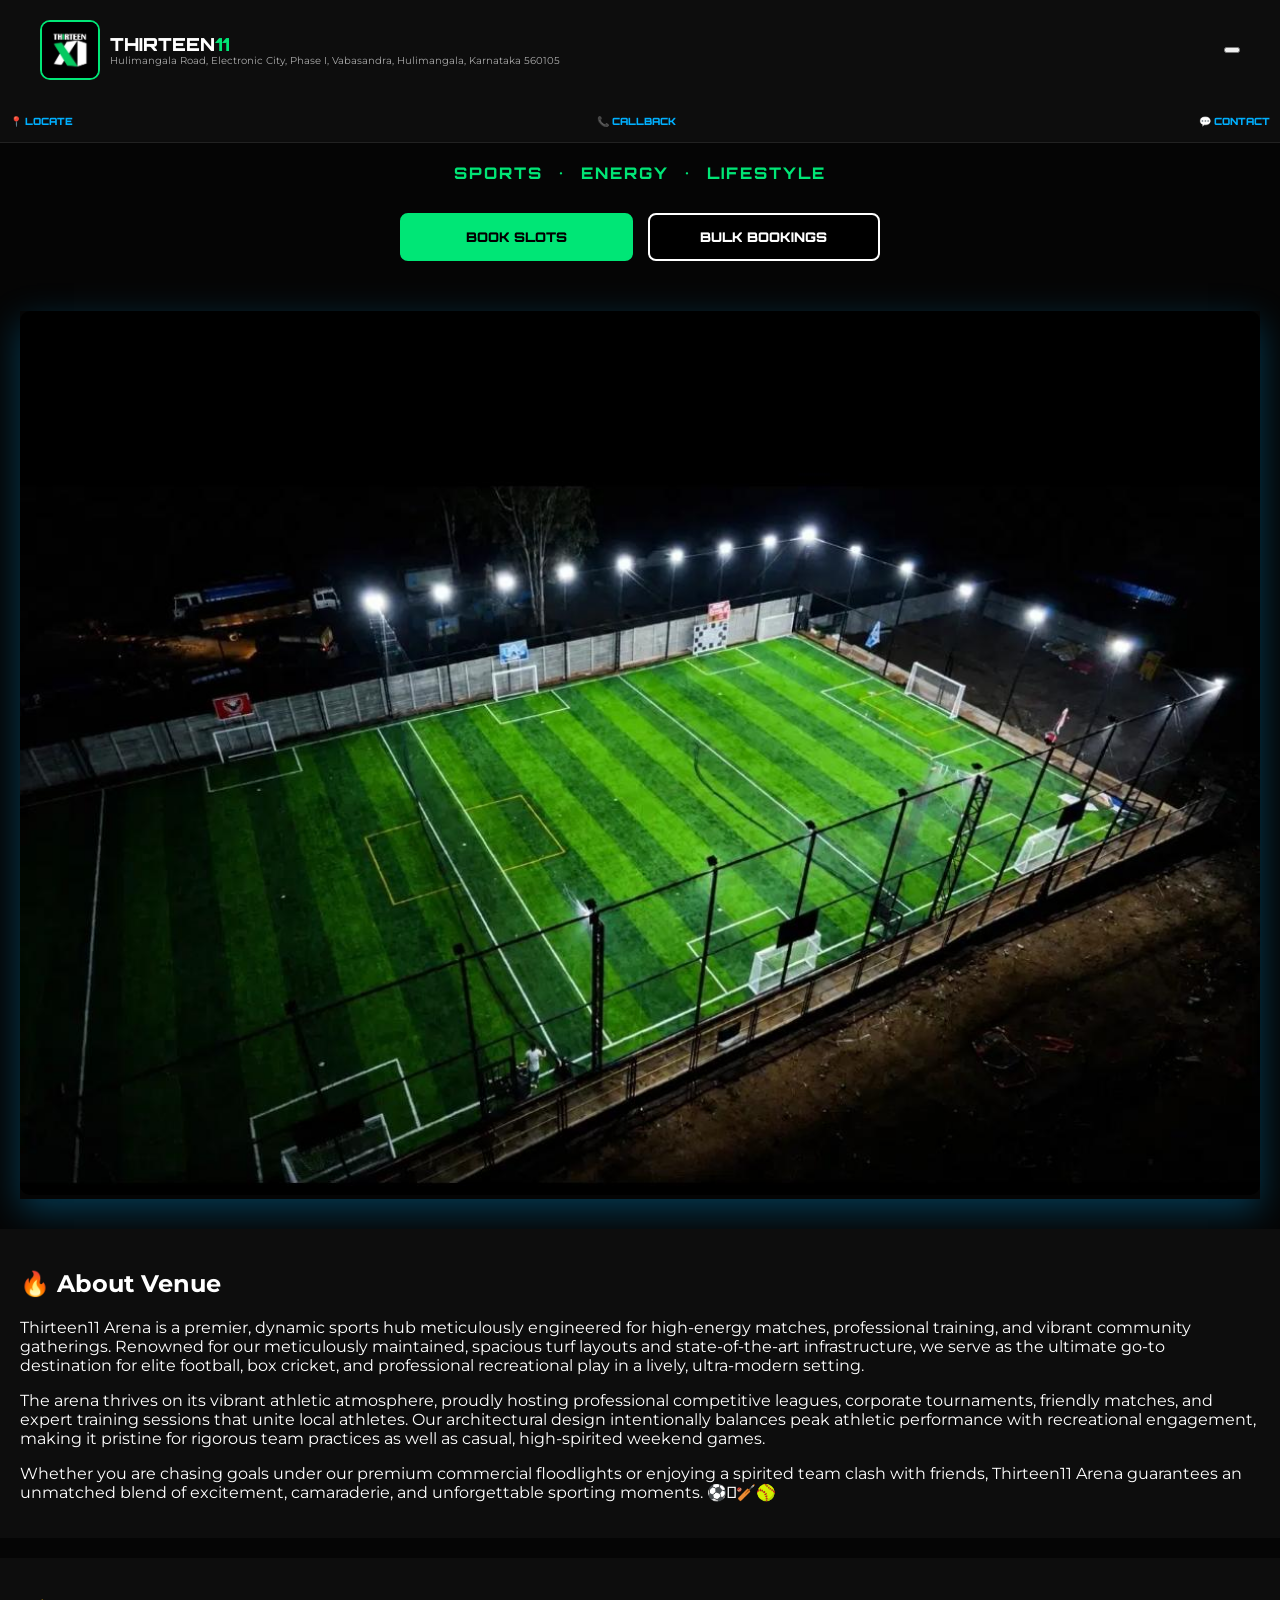
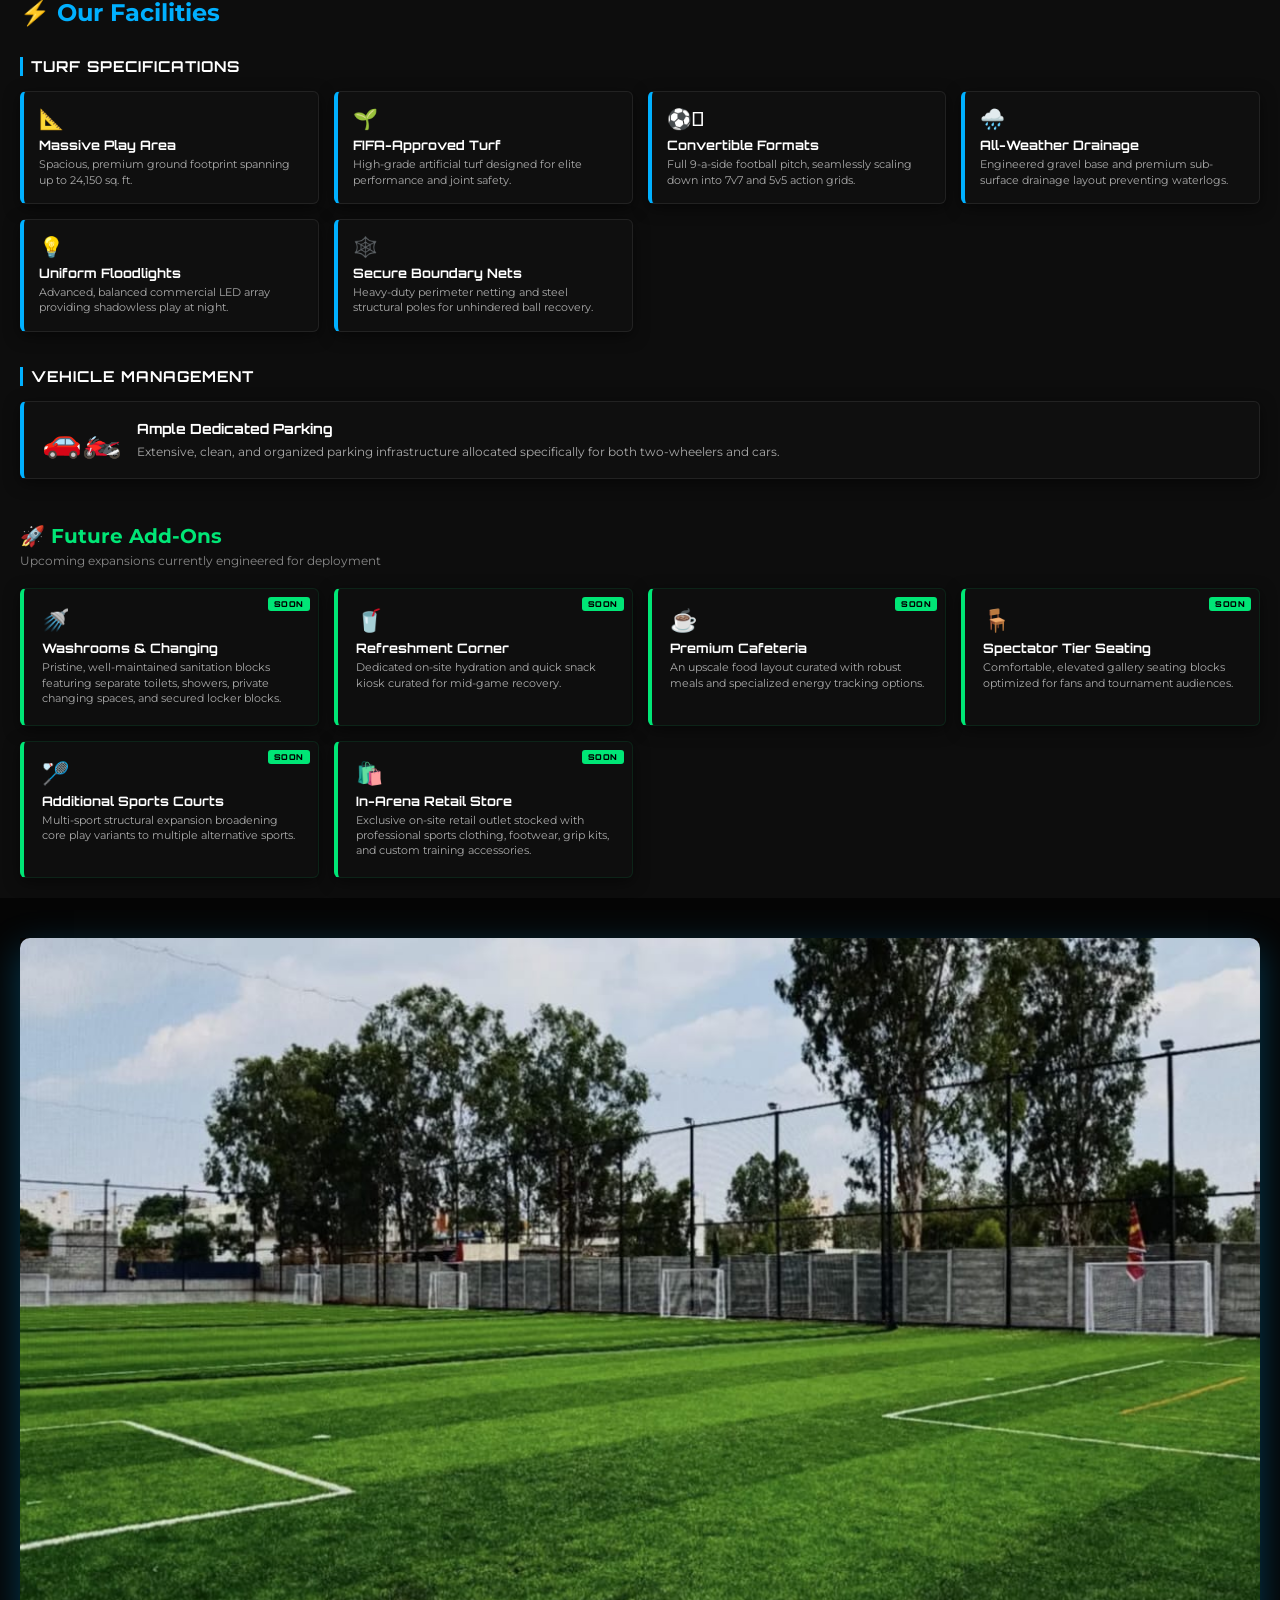
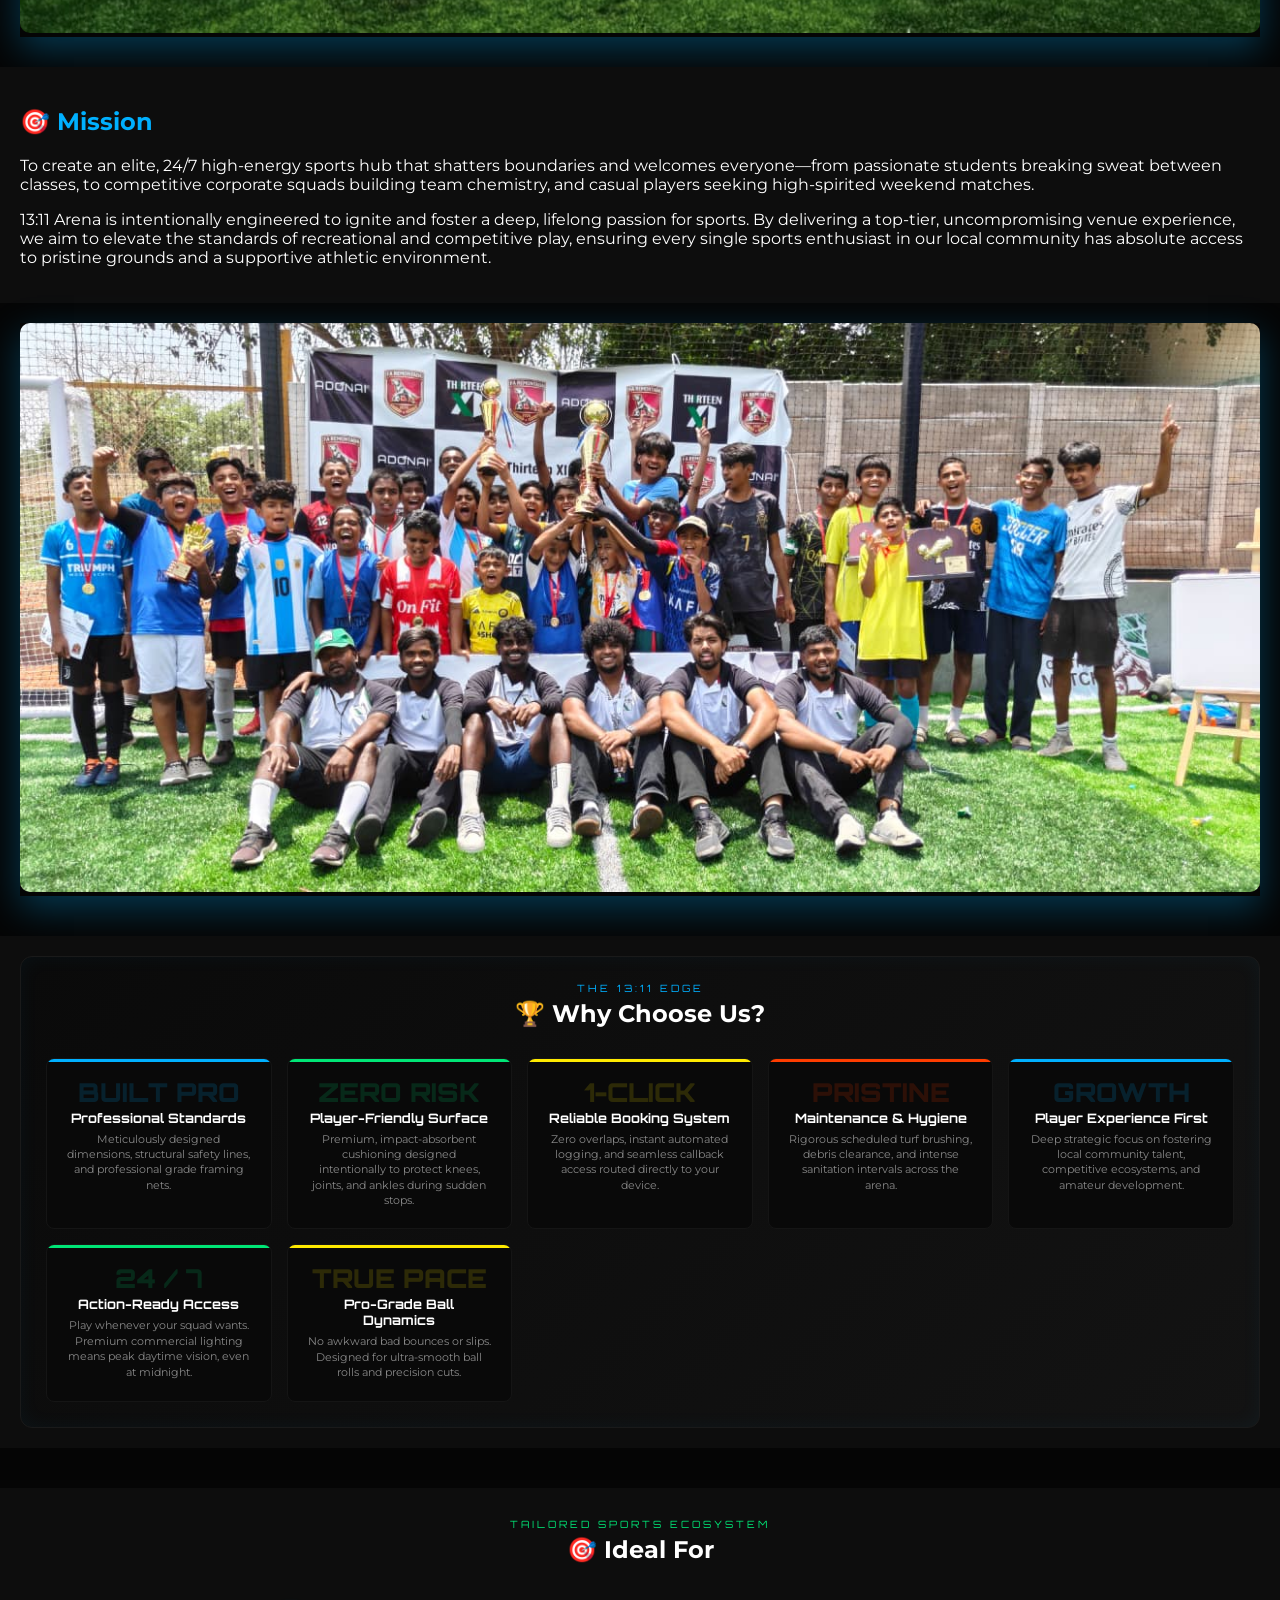
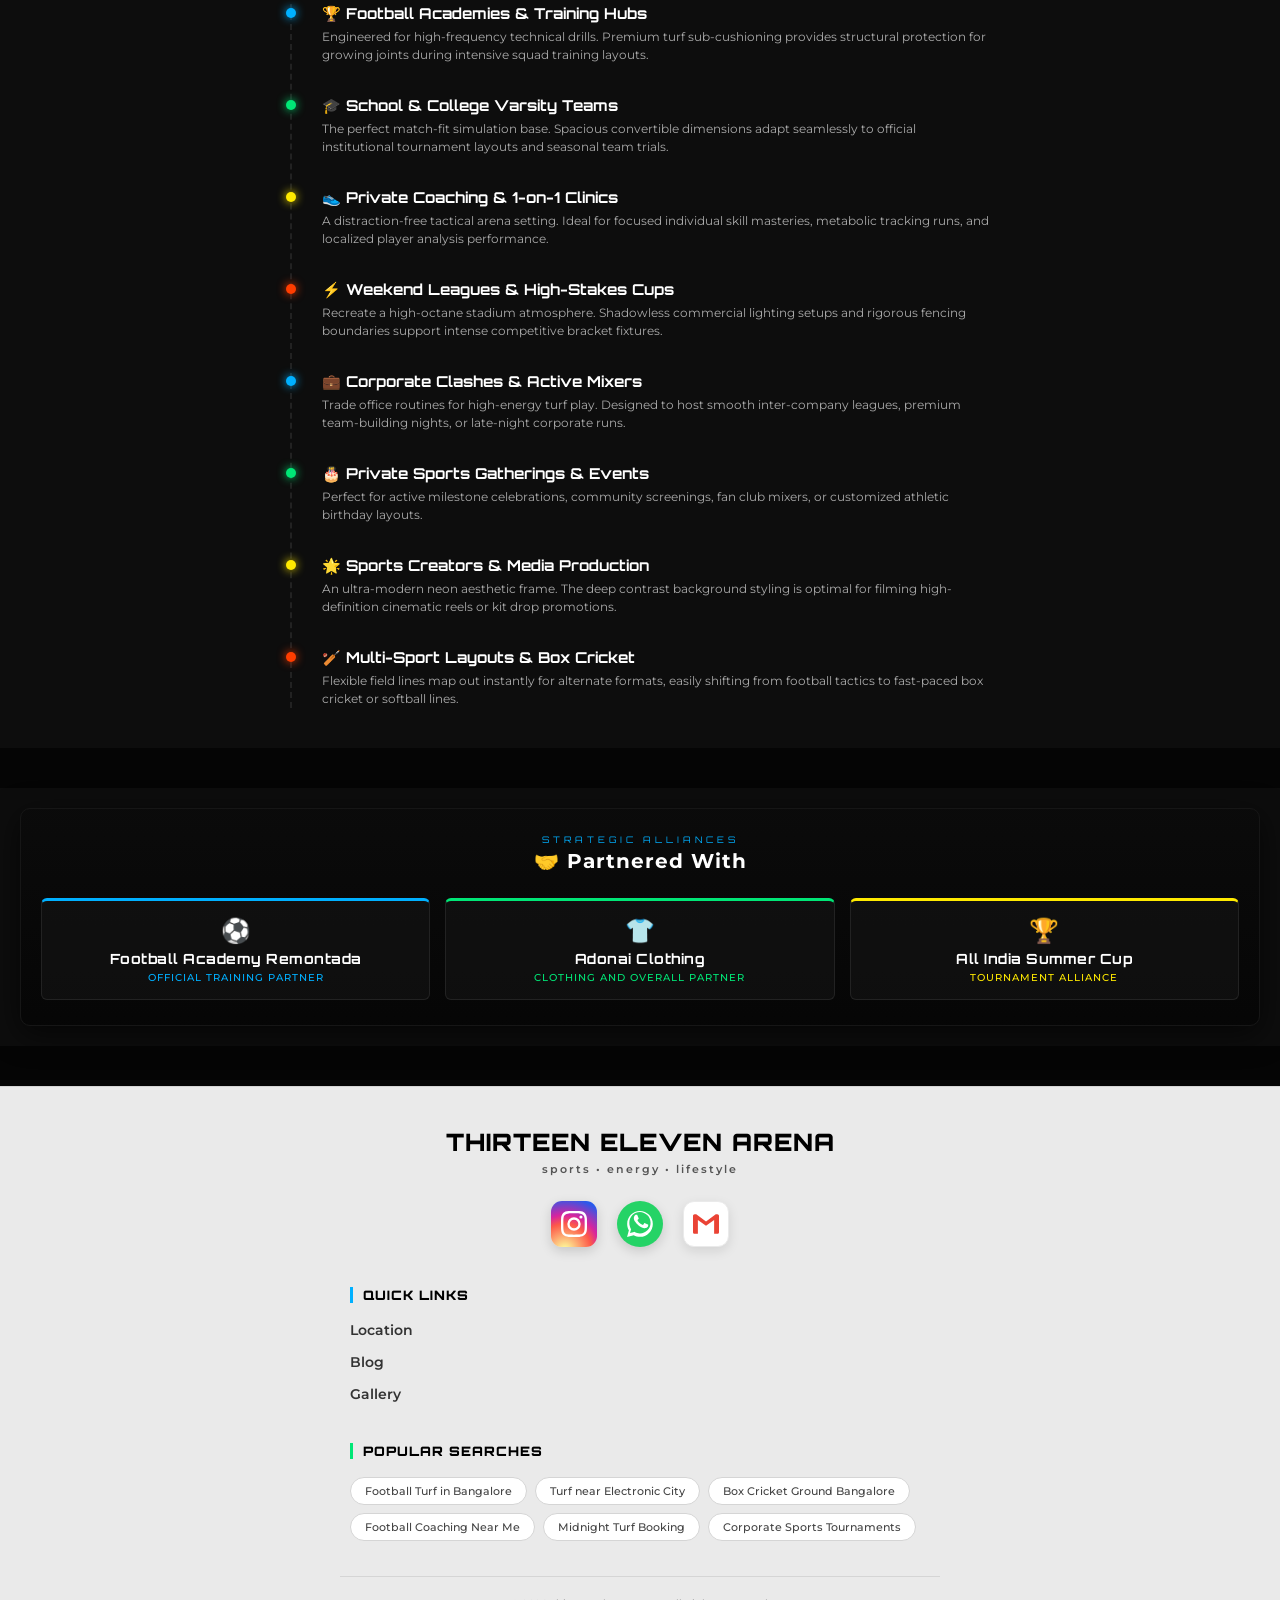
<file: index.html>
﻿<!DOCTYPE html>
<html lang="en">
<head>
    <meta charset="utf-8" />
    <meta name="viewport" content="width=device-width, initial-scale=1.0">
    <title>Thirteen11 </title>
    <link rel="stylesheet" href="https://fonts.googleapis.com/css2?family=Montserrat:wght@400;500;700;900&family=Orbitron:wght@700;900&display=swap">
    <link rel="stylesheet" href="StyleSheet1.css">
</head>
<body>

    <div id="welcome-popup" class="popup-overlay">
        <div class="popup-box" style="text-align: center;">
            <button class="close-btn" onclick="closePopup('welcome-popup')">×</button>
            <h2 style="font-family: 'Orbitron', sans-serif; color: #FFF; font-size: 20px;">Pre-launch booking open now 🎉</h2>
            <p style="color: #CCC; font-size: 14px;">Reserve your slots today and be among the first to experience 13:11 arena.</p>
        </div>
    </div>

    <div id="callback-popup" class="popup-overlay" style="display: none;">
        <div class="popup-box">
            <button class="close-btn" onclick="closePopup('callback-popup')">×</button>
            <h2 style="margin-bottom: 20px;">Get a Callback</h2>
            
            <form id="callbackForm" onsubmit="handleFormSubmit(event, 'Callback Request')">
                <div class="form-group">
                    <label>Sports</label>
                    <div class="checkbox-group" style="margin: 10px 0;">
                        <input type="checkbox" id="football" name="sport" value="Football"> <label for="football">Football</label>
                        <input type="checkbox" id="cricket" name="sport" value="Cricket"> <label for="cricket">Cricket</label>
                    </div>
                </div>
                <div class="form-group">
                    <label>Mobile No</label>
                    <input type="tel" class="form-input" placeholder="Enter mobile number" required>
                </div>
                <div class="form-group">
                    <label>Name</label>
                    <input type="text" class="form-input" placeholder="Enter full name" required>
                </div>
                <div class="form-group">
                    <label>Reason</label>
                    <textarea class="form-input" placeholder="Reason for callback" style="height: 80px;"></textarea>
                </div>
                <button type="submit" class="submit-btn" style="margin-top: 20px;">SUBMIT</button>
            </form>
        </div>
    </div>

    <div id="slots-popup" class="popup-overlay" style="display: none;">
        <div class="popup-box">
            <button class="close-btn" onclick="closePopup('slots-popup')">×</button>
            <div id="slots-main-view">
                <h2 class="bulk-title">Select Turf Slot</h2>
                <p style="text-align: center; font-size: 12px; color: #888888; margin-bottom: 15px; margin-top: -10px;">Hourly booking configurations & rates</p>
                <table class="pricing-table">
                    <thead>
                        <tr>
                            <th>Timing</th>
                            <th>5v5<br><span class="sub-size">5,280 sq.ft.</span></th>
                            <th>7v7<br><span class="sub-size">10,560 sq.ft.</span></th>
                            <th>9v9<br><span class="sub-size">21,120 sq.ft.</span></th>
                        </tr>
                    </thead>
                    <tbody>
                        <tr>
                            <td class="time-col">☀️ Morning<br><span style="font-size:9px; color:#666;">6AM - 11AM</span></td>
                            <td class="price-tag">₹900</td>
                            <td class="price-tag">₹1,600</td>
                            <td class="price-tag">₹2,800</td>
                        </tr>
                        <tr>
                            <td class="time-col">🌤️ Mid Day<br><span style="font-size:9px; color:#666;">11AM - 4PM</span></td>
                            <td class="price-tag">₹500</td>
                            <td class="price-tag">₹1,000</td>
                            <td class="price-tag">₹2,000</td>
                        </tr>
                        <tr>
                            <td class="time-col">🌙 Evening<br><span style="font-size:9px; color:#666;">4PM - 12PM</span></td>
                            <td class="price-tag">₹900</td>
                            <td class="price-tag">₹1,600</td>
                            <td class="price-tag">₹2,800</td>
                        </tr>
                    </tbody>
                </table>
                <div class="cta-card" style="margin-top: 25px;">
                    <strong style="display:block; margin-bottom: 10px; color: #FFF; text-align: center;">Secure Your Booking Instantly:</strong>
                    <div class="cta-buttons-wrapper">
                        <a href="tel:8884101311" class="action-btn btn-call">📞 Call Now</a>
                        <a href="https://wa.me/918884101311?text=Hi!%20I%20want%20to%20enquire%20about%20booking%20a%20slot%20at%20Thirteen%20Eleven%20Arena." target="_blank" class="action-btn btn-enquire">📧 Enquire Now</a>
                        <button type="button" class="action-btn btn-quote" onclick="showQuoteForm('slots')">📝 Request Quote</button>
                    </div>
                </div>
            </div>
            <div id="slots-quote-view" style="display: none;">
                <button type="button" class="back-form-btn" onclick="hideQuoteForm('slots')">← Back to Rates</button>
                <h2 class="bulk-title" style="font-size:20px; margin-bottom: 5px;">Request a Quote</h2>
                <form class="callback-form" onsubmit="handleFormSubmit(event, 'Slot Quote Inquiry')">
                    <div class="form-row">
                        <div class="form-group"><label>Name</label><input type="text" id="whatsapp-name" class="form-input" placeholder="Your full name" required></div>
                        <div class="form-group"><label>Organization</label><input type="text" id="whatsapp-org" class="form-input" placeholder="Company/Club name"></div>
                    </div>
                    <div class="form-row">
                        <div class="form-group"><label>Mobile Number</label><input type="tel" id="whatsapp-phone" class="form-input" placeholder="Enter active mobile number" required></div>
                        <div class="form-group"><label>Email Address</label><input type="email" id="whatsapp-email" class="form-input" placeholder="Your email" required></div>
                    </div>
                    <button type="submit" class="submit-btn">SUBMIT QUOTE REQUEST</button>
                </form>
            </div>
        </div>
    </div>

    <div id="bulk-popup" class="popup-overlay" style="display: none;">
        <div class="popup-box" style="max-height: 85vh; overflow-y: auto;">
            <button class="close-btn" onclick="closePopup('bulk-popup')">×</button>

            <div id="bulk-main-view">
                <h2 class="bulk-title" style="font-size: 24px;">Bulk Bookings</h2>

                <div class="bulk-subtitle" style="color: #00B0FF; margin-top: 15px; margin-bottom: 5px;">Perfect for:</div>
                <ul class="bulk-list" style="margin-bottom: 20px;">
                    <li>Corporate Events & Team Building</li>
                    <li>Football Leagues & Tournaments</li>
                    <li>School & College Sports Events</li>
                    <li>Coaching Academies</li>
                    <li>Sports Clubs & Community Groups</li>
                </ul>

                <div class="bulk-subtitle" style="color: #00E676; margin-bottom: 5px;">Benefits:</div>
                <ul class="bulk-list" style="margin-bottom: 25px;">
                    <li>Preferential pricing for multiple bookings</li>
                    <li>Priority slot allocation</li>
                    <li>Dedicated event support</li>
                    <li>Custom tournament setup</li>
                    <li>Branding opportunities for corporate events</li>
                    <li>Flexible booking packages</li>
                </ul>

                <div class="cta-card" style="margin-top: 20px; text-align: center; background: #111; border-left: 4px solid #00B0FF; padding: 15px;">
                    <p style="color: #FFF; font-weight: 600; margin-bottom: 10px; font-size: 14px;">Need multiple slots or planning an event?</p>
                    
                    <div class="cta-buttons-wrapper">
                        <a href="tel:8884101311" class="action-btn btn-call">📞 Call Now</a>
                        <a href="https://wa.me/918884101311?text=Hi!%20I%20want%20to%20enquire%20about%20Bulk%20Bookings%20at%20Thirteen%20Eleven%20Arena." target="_blank" class="action-btn btn-enquire">📧 Enquire Now</a>
                        <button type="button" class="action-btn btn-quote" onclick="showQuoteForm('bulk')">📝 Request Quote</button>
                    </div>
                </div>
            </div>

            <div id="bulk-quote-view" style="display: none;">
                <button type="button" class="back-form-btn" onclick="hideQuoteForm('bulk')">← Back to Overview</button>
                <h2 class="bulk-title" style="font-size:20px; margin-bottom: 15px;">Bulk Booking Inquiry</h2>
                <form class="callback-form" onsubmit="handleFormSubmit(event, 'Bulk Event Quote Inquiry')">
                    <div class="form-row">
                        <div class="form-group"><label>Name</label><input type="text" class="form-input" placeholder="Your full name" required></div>
                        <div class="form-group"><label>Organization</label><input type="text" class="form-input" placeholder="Company, School, or Club" required></div>
                    </div>
                    <div class="form-row">
                        <div class="form-group"><label>Mobile Number</label><input type="tel" class="form-input" placeholder="Enter mobile number" required></div>
                        <div class="form-group"><label>Email Address</label><input type="email" class="form-input" placeholder="Your email" required></div>
                    </div>
                    <button type="submit" class="submit-btn">SUBMIT QUOTE REQUEST</button>
                </form>
            </div>
        </div>
    </div>
           <header class="premium-header">
        <div class="logo-title-group">
            <div class="logo-frame"><img src="logo.jpg?v=1" alt="Thirteen XI Logo"></div>
            <div class="header-title-container">
                <h1 class="arena-main-title">THIRTEEN<span style=" color: #00E676;">11</span></h1>
                <p class="arena-address">Hulimangala Road, Electronic City, Phase I, Vabasandra, Hulimangala, Karnataka 560105</p>
            </div>
        </div>
        <button class="menu-button" onclick="openMenu()"><span></span><span></span><span></span></button>
    </header>

    <div class="neon-divider"></div>

 <nav class="action-bar">
    <a href="https://www.google.com/maps/search/?api=1&query=Thirteen+Eleven+Arena+Hulimangala+Road+Electronic+City+Phase+I+Vabasandra+Karnataka+560105" target="_blank" class="action-link">📍 LOCATE</a>
    <a href="javascript:void(0);" onclick="openPopup('callback-popup')" class="action-link">📞 CALLBACK</a>
    <a href="tel:8884101311" class="action-link">💬 CONTACT</a>
</nav>


    <div class="sports-energy-lifestyle">
    <span>SPORTS</span> • <span>ENERGY</span> • <span>LIFESTYLE</span>
</div>

<div class="booking-container">
    <button class="main-booking-btn btn-slots" onclick="openPopup('slots-popup')">BOOK SLOTS</button>
    <button class="main-booking-btn btn-bulk" onclick="openPopup('bulk-popup')">BULK BOOKINGS</button>
</div>

    <section class="arena-photo-section">
        <div class="photo-wrapper" style="border-color: #00B0FF; box-shadow: 0 12px 35px rgba(0, 176, 255, 0.3);">
            <img src="arena.jpg" alt="Thirteen Eleven Arena Top View">
        </div>
    </section>

    <section class="about-section">
        <div class="about-text-content">
            <h2 class="about-header-title">🔥 About Venue</h2>
            <p class="about-body-p">
                Thirteen11 Arena is a premier, dynamic sports hub meticulously engineered for high-energy matches, professional training, and vibrant community gatherings. Renowned for our meticulously maintained, spacious turf layouts and state-of-the-art infrastructure, we serve as the ultimate go-to destination for elite football, box cricket, and professional recreational play in a lively, ultra-modern setting.
            </p>
            <p class="about-body-p">
                The arena thrives on its vibrant athletic atmosphere, proudly hosting professional competitive leagues, corporate tournaments, friendly matches, and expert training sessions that unite local athletes. Our architectural design intentionally balances peak athletic performance with recreational engagement, making it pristine for rigorous team practices as well as casual, high-spirited weekend games.
            </p>
            <p class="about-body-p">
                Whether you are chasing goals under our premium commercial floodlights or enjoying a spirited team clash with friends, Thirteen11 Arena guarantees an unmatched blend of excitement, camaraderie, and unforgettable sporting moments. ⚽🏏🥎
            </p>
        </div>
    </section>

    <section class="about-section" style="margin-top: 20px; margin-bottom: 20px;">
        <div class="about-text-content">
            <h2 class="about-header-title" style="color: #00B0FF; margin-bottom: 30px;">⚡ Our Facilities</h2>

            <div style="margin-bottom: 35px;">
                <h3 style="font-family: 'Orbitron', sans-serif; font-size: 15px; color: #FFF; letter-spacing: 1px; margin-bottom: 15px; text-transform: uppercase; border-left: 3px solid #00B0FF; padding-left: 8px;">Turf Specifications</h3>
                <div style="display: grid; grid-template-columns: repeat(auto-fit, minmax(240px, 1fr)); gap: 15px;">
                    <div style="background: rgba(17, 17, 17, 0.7); border: 1px solid #222; border-left: 4px solid #00B0FF; padding: 15px; border-radius: 6px; box-shadow: 0 4px 15px rgba(0,0,0,0.5);"><span style="font-size: 20px; display: block; margin-bottom: 6px;">📐</span><span style="font-size: 13px; font-weight: 700; color: #FFF; display: block; font-family: 'Orbitron', sans-serif; margin-bottom: 4px;">Massive Play Area</span><span style="font-size: 11px; color: #AAA; line-height: 1.4; display: block;">Spacious, premium ground footprint spanning up to 24,150 sq. ft.</span></div>
                    <div style="background: rgba(17, 17, 17, 0.7); border: 1px solid #222; border-left: 4px solid #00B0FF; padding: 15px; border-radius: 6px; box-shadow: 0 4px 15px rgba(0,0,0,0.5);"><span style="font-size: 20px; display: block; margin-bottom: 6px;">🌱</span><span style="font-size: 13px; font-weight: 700; color: #FFF; display: block; font-family: 'Orbitron', sans-serif; margin-bottom: 4px;">FIFA-Approved Turf</span><span style="font-size: 11px; color: #AAA; line-height: 1.4; display: block;">High-grade artificial turf designed for elite performance and joint safety.</span></div>
                    <div style="background: rgba(17, 17, 17, 0.7); border: 1px solid #222; border-left: 4px solid #00B0FF; padding: 15px; border-radius: 6px; box-shadow: 0 4px 15px rgba(0,0,0,0.5);"><span style="font-size: 20px; display: block; margin-bottom: 6px;">⚽</span><span style="font-size: 13px; font-weight: 700; color: #FFF; display: block; font-family: 'Orbitron', sans-serif; margin-bottom: 4px;">Convertible Formats</span><span style="font-size: 11px; color: #AAA; line-height: 1.4; display: block;">Full 9-a-side football pitch, seamlessly scaling down into 7v7 and 5v5 action grids.</span></div>
                    <div style="background: rgba(17, 17, 17, 0.7); border: 1px solid #222; border-left: 4px solid #00B0FF; padding: 15px; border-radius: 6px; box-shadow: 0 4px 15px rgba(0,0,0,0.5);"><span style="font-size: 20px; display: block; margin-bottom: 6px;">🌧️</span><span style="font-size: 13px; font-weight: 700; color: #FFF; display: block; font-family: 'Orbitron', sans-serif; margin-bottom: 4px;">All-Weather Drainage</span><span style="font-size: 11px; color: #AAA; line-height: 1.4; display: block;">Engineered gravel base and premium sub-surface drainage layout preventing waterlogs.</span></div>
                    <div style="background: rgba(17, 17, 17, 0.7); border: 1px solid #222; border-left: 4px solid #00B0FF; padding: 15px; border-radius: 6px; box-shadow: 0 4px 15px rgba(0,0,0,0.5);"><span style="font-size: 20px; display: block; margin-bottom: 6px;">💡</span><span style="font-size: 13px; font-weight: 700; color: #FFF; display: block; font-family: 'Orbitron', sans-serif; margin-bottom: 4px;">Uniform Floodlights</span><span style="font-size: 11px; color: #AAA; line-height: 1.4; display: block;">Advanced, balanced commercial LED array providing shadowless play at night.</span></div>
                    <div style="background: rgba(17, 17, 17, 0.7); border: 1px solid #222; border-left: 4px solid #00B0FF; padding: 15px; border-radius: 6px; box-shadow: 0 4px 15px rgba(0,0,0,0.5);"><span style="font-size: 20px; display: block; margin-bottom: 6px;">🕸️</span><span style="font-size: 13px; font-weight: 700; color: #FFF; display: block; font-family: 'Orbitron', sans-serif; margin-bottom: 4px;">Secure Boundary Nets</span><span style="font-size: 11px; color: #AAA; line-height: 1.4; display: block;">Heavy-duty perimeter netting and steel structural poles for unhindered ball recovery.</span></div>
                </div>
            </div>

            <div style="margin-bottom: 45px;">
                <h3 style="font-family: 'Orbitron', sans-serif; font-size: 15px; color: #FFF; letter-spacing: 1px; margin-bottom: 15px; text-transform: uppercase; border-left: 3px solid #00B0FF; padding-left: 8px;">Vehicle Management</h3>
                <div style="background: rgba(17, 17, 17, 0.7); border: 1px solid #222; border-left: 4px solid #00B0FF; padding: 18px; border-radius: 6px; box-shadow: 0 4px 15px rgba(0,0,0,0.5); display: flex; align-items: center; gap: 15px;">
                    <span style="font-size: 32px;">🚗🏍️</span>
                    <div>
                        <span style="font-size: 14px; font-weight: 700; color: #FFF; display: block; font-family: 'Orbitron', sans-serif; margin-bottom: 4px;">Ample Dedicated Parking</span>
                        <span style="font-size: 12px; color: #AAA; line-height: 1.4;">Extensive, clean, and organized parking infrastructure allocated specifically for both two-wheelers and cars.</span>
                    </div>
                </div>
            </div>

            <div>
                <h2 class="about-header-title" style="color: #00E676; margin-bottom: 10px; font-size: 20px;">🚀 Future Add-Ons</h2>
                <p style="color: #888; font-size: 12px; margin-bottom: 20px; margin-top: -5px;">Upcoming expansions currently engineered for deployment</p>
                <div style="display: grid; grid-template-columns: repeat(auto-fit, minmax(240px, 1fr)); gap: 15px;">
                    <div style="background: rgba(17, 17, 17, 0.7); border: 1px solid rgba(0, 230, 118, 0.1); border-left: 4px solid #00E676; padding: 18px; border-radius: 6px; position: relative; box-shadow: 0 4px 15px rgba(0,0,0,0.5);"><span style="position: absolute; top: 8px; right: 8px; background: #00E676; color: #000; font-size: 8px; font-weight: 900; padding: 2px 6px; border-radius: 3px; font-family: 'Orbitron', sans-serif; letter-spacing: 0.5px;">SOON</span><span style="font-size: 22px; display: block; margin-bottom: 6px;">🚿</span><span style="font-size: 13px; font-weight: 700; color: #FFF; display: block; font-family: 'Orbitron', sans-serif; margin-bottom: 4px;">Washrooms & Changing</span><span style="font-size: 11px; color: #AAA; line-height: 1.4; display: block;">Pristine, well-maintained sanitation blocks featuring separate toilets, showers, private changing spaces, and secured locker blocks.</span></div>
                    <div style="background: rgba(17, 17, 17, 0.7); border: 1px solid rgba(0, 230, 118, 0.1); border-left: 4px solid #00E676; padding: 18px; border-radius: 6px; position: relative; box-shadow: 0 4px 15px rgba(0,0,0,0.5);"><span style="position: absolute; top: 8px; right: 8px; background: #00E676; color: #000; font-size: 8px; font-weight: 900; padding: 2px 6px; border-radius: 3px; font-family: 'Orbitron', sans-serif; letter-spacing: 0.5px;">SOON</span><span style="font-size: 22px; display: block; margin-bottom: 6px;">🥤</span><span style="font-size: 13px; font-weight: 700; color: #FFF; display: block; font-family: 'Orbitron', sans-serif; margin-bottom: 4px;">Refreshment Corner</span><span style="font-size: 11px; color: #AAA; line-height: 1.4; display: block;">Dedicated on-site hydration and quick snack kiosk curated for mid-game recovery.</span></div>
                    <div style="background: rgba(17, 17, 17, 0.7); border: 1px solid rgba(0, 230, 118, 0.1); border-left: 4px solid #00E676; padding: 18px; border-radius: 6px; position: relative; box-shadow: 0 4px 15px rgba(0,0,0,0.5);"><span style="position: absolute; top: 8px; right: 8px; background: #00E676; color: #000; font-size: 8px; font-weight: 900; padding: 2px 6px; border-radius: 3px; font-family: 'Orbitron', sans-serif; letter-spacing: 0.5px;">SOON</span><span style="font-size: 22px; display: block; margin-bottom: 6px;">☕</span><span style="font-size: 13px; font-weight: 700; color: #FFF; display: block; font-family: 'Orbitron', sans-serif; margin-bottom: 4px;">Premium Cafeteria</span><span style="font-size: 11px; color: #AAA; line-height: 1.4; display: block;">An upscale food layout curated with robust meals and specialized energy tracking options.</span></div>
                    <div style="background: rgba(17, 17, 17, 0.7); border: 1px solid rgba(0, 230, 118, 0.1); border-left: 4px solid #00E676; padding: 18px; border-radius: 6px; position: relative; box-shadow: 0 4px 15px rgba(0,0,0,0.5);"><span style="position: absolute; top: 8px; right: 8px; background: #00E676; color: #000; font-size: 8px; font-weight: 900; padding: 2px 6px; border-radius: 3px; font-family: 'Orbitron', sans-serif; letter-spacing: 0.5px;">SOON</span><span style="font-size: 22px; display: block; margin-bottom: 6px;">🪑</span><span style="font-size: 13px; font-weight: 700; color: #FFF; display: block; font-family: 'Orbitron', sans-serif; margin-bottom: 4px;">Spectator Tier Seating</span><span style="font-size: 11px; color: #AAA; line-height: 1.4; display: block;">Comfortable, elevated gallery seating blocks optimized for fans and tournament audiences.</span></div>
                    <div style="background: rgba(17, 17, 17, 0.7); border: 1px solid rgba(0, 230, 118, 0.1); border-left: 4px solid #00E676; padding: 18px; border-radius: 6px; position: relative; box-shadow: 0 4px 15px rgba(0,0,0,0.5);"><span style="position: absolute; top: 8px; right: 8px; background: #00E676; color: #000; font-size: 8px; font-weight: 900; padding: 2px 6px; border-radius: 3px; font-family: 'Orbitron', sans-serif; letter-spacing: 0.5px;">SOON</span><span style="font-size: 22px; display: block; margin-bottom: 6px;">🏸</span><span style="font-size: 13px; font-weight: 700; color: #FFF; display: block; font-family: 'Orbitron', sans-serif; margin-bottom: 4px;">Additional Sports Courts</span><span style="font-size: 11px; color: #AAA; line-height: 1.4; display: block;">Multi-sport structural expansion broadening core play variants to multiple alternative sports.</span></div>
                    <div style="background: rgba(17, 17, 17, 0.7); border: 1px solid rgba(0, 230, 118, 0.1); border-left: 4px solid #00E676; padding: 18px; border-radius: 6px; position: relative; box-shadow: 0 4px 15px rgba(0,0,0,0.5);"><span style="position: absolute; top: 8px; right: 8px; background: #00E676; color: #000; font-size: 8px; font-weight: 900; padding: 2px 6px; border-radius: 3px; font-family: 'Orbitron', sans-serif; letter-spacing: 0.5px;">SOON</span><span style="font-size: 22px; display: block; margin-bottom: 6px;">🛍️</span><span style="font-size: 13px; font-weight: 700; color: #FFF; display: block; font-family: 'Orbitron', sans-serif; margin-bottom: 4px;">In-Arena Retail Store</span><span style="font-size: 11px; color: #AAA; line-height: 1.4; display: block;">Exclusive on-site retail outlet stocked with professional sports clothing, footwear, grip kits, and custom training accessories.</span></div>
                </div>
            </div>
        </div>
    </section>

    <section class="arena-photo-section">
        <div class="photo-wrapper" style="border-color: #00B0FF; box-shadow: 0 12px 35px rgba(0, 176, 255, 0.3);">
            <img src="bottom-arena.jpg" alt="Thirteen Eleven Arena Bottom View">
        </div>
    </section>

    <section class="about-section">
        <div class="about-text-content">
            <h2 class="about-header-title" style="color: #00B0FF;">🎯 Mission</h2>
            <p class="about-body-p">
                To create an elite, 24/7 high-energy sports hub that shatters boundaries and welcomes everyone—from passionate students breaking sweat between classes, to competitive corporate squads building team chemistry, and casual players seeking high-spirited weekend matches.
            </p>
            <p class="about-body-p">
                13:11 Arena is intentionally engineered to ignite and foster a deep, lifelong passion for sports. By delivering a top-tier, uncompromising venue experience, we aim to elevate the standards of recreational and competitive play, ensuring every single sports enthusiast in our local community has absolute access to pristine grounds and a supportive athletic environment.
            </p>
        </div>
    </section>

    <section class="arena-photo-section">
        <div class="photo-wrapper" style="border-color: #00B0FF; box-shadow: 0 12px 35px rgba(0, 176, 255, 0.3);">
            <img src="mission-vision-combined.jpg" alt="Thirteen Eleven Arena Mission and Vision Combined Bottom View">
        </div>
    </section>

    <section class="about-section" style="margin-top: 20px; margin-bottom: 20px;">
        <div class="about-text-content" style="background: linear-gradient(135deg, rgba(10,10,10,0.9) 0%, rgba(20,20,20,0.9) 100%); border: 1px solid #1a1a1a; padding: 25px; border-radius: 12px; box-shadow: inset 0 0 20px rgba(0,176,255,0.05);">
            <div style="text-align: center; margin-bottom: 30px;">
                <span style="font-family: 'Orbitron', sans-serif; font-size: 10px; color: #00B0FF; letter-spacing: 3px; display: block; margin-bottom: 5px; text-transform: uppercase;">The 13:11 Edge</span>
                <h2 class="about-header-title" style="color: #FFF; margin: 0; font-size: 24px;">🏆 Why Choose Us?</h2>
            </div>

            <div style="display: grid; grid-template-columns: repeat(auto-fit, minmax(200px, 1fr)); gap: 15px;">
                <div style="background: #090909; border: 1px solid #151515; padding: 20px; border-radius: 8px; text-align: center; position: relative; overflow: hidden;">
                    <div style="position: absolute; top: 0; left: 0; width: 100%; height: 3px; background: #00B0FF;"></div>
                    <span style="font-family: 'Orbitron', sans-serif; font-size: 26px; font-weight: 900; color: rgba(0, 176, 255, 0.15); display: block; line-height: 1; margin-bottom: 5px;">BUILT PRO</span>
                    <span style="font-size: 13px; font-weight: 700; color: #FFF; display: block; font-family: 'Orbitron', sans-serif; margin-bottom: 6px;">Professional Standards</span>
                    <span style="font-size: 11px; color: #888; line-height: 1.4; display: block;">Meticulously designed dimensions, structural safety lines, and professional grade framing nets.</span>
                </div>
                <div style="background: #090909; border: 1px solid #151515; padding: 20px; border-radius: 8px; text-align: center; position: relative; overflow: hidden;">
                    <div style="position: absolute; top: 0; left: 0; width: 100%; height: 3px; background: #00E676;"></div>
                    <span style="font-family: 'Orbitron', sans-serif; font-size: 26px; font-weight: 900; color: rgba(0, 230, 118, 0.15); display: block; line-height: 1; margin-bottom: 5px;">ZERO RISK</span>
                    <span style="font-size: 13px; font-weight: 700; color: #FFF; display: block; font-family: 'Orbitron', sans-serif; margin-bottom: 6px;">Player-Friendly Surface</span>
                    <span style="font-size: 11px; color: #888; line-height: 1.4; display: block;">Premium, impact-absorbent cushioning designed intentionally to protect knees, joints, and ankles during sudden stops.</span>
                </div>
                <div style="background: #090909; border: 1px solid #151515; padding: 20px; border-radius: 8px; text-align: center; position: relative; overflow: hidden;">
                    <div style="position: absolute; top: 0; left: 0; width: 100%; height: 3px; background: #FFEA00;"></div>
                    <span style="font-family: 'Orbitron', sans-serif; font-size: 26px; font-weight: 900; color: rgba(255, 234, 0, 0.15); display: block; line-height: 1; margin-bottom: 5px;">1-CLICK</span>
                    <span style="font-size: 13px; font-weight: 700; color: #FFF; display: block; font-family: 'Orbitron', sans-serif; margin-bottom: 6px;">Reliable Booking System</span>
                    <span style="font-size: 11px; color: #888; line-height: 1.4; display: block;">Zero overlaps, instant automated logging, and seamless callback access routed directly to your device.</span>
                </div>
                <div style="background: #090909; border: 1px solid #151515; padding: 20px; border-radius: 8px; text-align: center; position: relative; overflow: hidden;">
                    <div style="position: absolute; top: 0; left: 0; width: 100%; height: 3px; background: #FF3D00;"></div>
                    <span style="font-family: 'Orbitron', sans-serif; font-size: 26px; font-weight: 900; color: rgba(255, 61, 0, 0.15); display: block; line-height: 1; margin-bottom: 5px;">PRISTINE</span>
                    <span style="font-size: 13px; font-weight: 700; color: #FFF; display: block; font-family: 'Orbitron', sans-serif; margin-bottom: 6px;">Maintenance & Hygiene</span>
                    <span style="font-size: 11px; color: #888; line-height: 1.4; display: block;">Rigorous scheduled turf brushing, debris clearance, and intense sanitation intervals across the arena.</span>
                </div>
                <div style="background: #090909; border: 1px solid #151515; padding: 20px; border-radius: 8px; text-align: center; position: relative; overflow: hidden;">
                    <div style="position: absolute; top: 0; left: 0; width: 100%; height: 3px; background: #00B0FF;"></div>
                    <span style="font-family: 'Orbitron', sans-serif; font-size: 26px; font-weight: 900; color: rgba(0, 176, 255, 0.15); display: block; line-height: 1; margin-bottom: 5px;">GROWTH</span>
                    <span style="font-size: 13px; font-weight: 700; color: #FFF; display: block; font-family: 'Orbitron', sans-serif; margin-bottom: 6px;">Player Experience First</span>
                    <span style="font-size: 11px; color: #888; line-height: 1.4; display: block;">Deep strategic focus on fostering local community talent, competitive ecosystems, and amateur development.</span>
                </div>
                <div style="background: #090909; border: 1px solid #151515; padding: 20px; border-radius: 8px; text-align: center; position: relative; overflow: hidden;">
                    <div style="position: absolute; top: 0; left: 0; width: 100%; height: 3px; background: #00E676;"></div>
                    <span style="font-family: 'Orbitron', sans-serif; font-size: 26px; font-weight: 900; color: rgba(0, 230, 118, 0.15); display: block; line-height: 1; margin-bottom: 5px;">24 / 7</span>
                    <span style="font-size: 13px; font-weight: 700; color: #FFF; display: block; font-family: 'Orbitron', sans-serif; margin-bottom: 6px;">Action-Ready Access</span>
                    <span style="font-size: 11px; color: #888; line-height: 1.4; display: block;">Play whenever your squad wants. Premium commercial lighting means peak daytime vision, even at midnight.</span>
                </div>
                <div style="background: #090909; border: 1px solid #151515; padding: 20px; border-radius: 8px; text-align: center; position: relative; overflow: hidden;">
                    <div style="position: absolute; top: 0; left: 0; width: 100%; height: 3px; background: #FFEA00;"></div>
                    <span style="font-family: 'Orbitron', sans-serif; font-size: 26px; font-weight: 900; color: rgba(255, 234, 0, 0.15); display: block; line-height: 1; margin-bottom: 5px;">TRUE PACE</span>
                    <span style="font-size: 13px; font-weight: 700; color: #FFF; display: block; font-family: 'Orbitron', sans-serif; margin-bottom: 6px;">Pro-Grade Ball Dynamics</span>
                    <span style="font-size: 11px; color: #888; line-height: 1.4; display: block;">No awkward bad bounces or slips. Designed for ultra-smooth ball rolls and precision cuts.</span>
                </div>
            </div>
        </div>
    </section>

    <section class="about-section" style="margin-top: 40px; margin-bottom: 40px;">
        <div class="about-text-content" style="background: transparent; border: none; padding: 10px; box-shadow: none;">

            <div style="text-align: center; margin-bottom: 40px;">
                <span style="font-family: 'Orbitron', sans-serif; font-size: 10px; color: #00E676; letter-spacing: 3px; display: block; margin-bottom: 5px; text-transform: uppercase;">Tailored Sports Ecosystem</span>
                <h2 class="about-header-title" style="color: #FFF; margin: 0; font-size: 24px;">🎯 Ideal For</h2>
            </div>

            <div style="max-width: 700px; margin: 0 auto; position: relative; padding-left: 30px; border-left: 2px dashed #222;">

                <div style="position: relative; margin-bottom: 32px;">
                    <div style="position: absolute; left: -36px; top: 4px; width: 10px; height: 10px; border-radius: 50%; background: #00B0FF; box-shadow: 0 0 10px #00B0FF;"></div>
                    <h3 style="font-family: 'Orbitron', sans-serif; font-size: 15px; color: #FFF; margin: 0 0 5px 0; display: flex; align-items: center; gap: 8px;">
                        🏆 Football Academies & Training Hubs
                    </h3>
                    <p style="font-size: 12px; color: #AAA; line-height: 1.5; margin: 0;">Engineered for high-frequency technical drills. Premium turf sub-cushioning provides structural protection for growing joints during intensive squad training layouts.</p>
                </div>

                <div style="position: relative; margin-bottom: 32px;">
                    <div style="position: absolute; left: -36px; top: 4px; width: 10px; height: 10px; border-radius: 50%; background: #00E676; box-shadow: 0 0 10px #00E676;"></div>
                    <h3 style="font-family: 'Orbitron', sans-serif; font-size: 15px; color: #FFF; margin: 0 0 5px 0; display: flex; align-items: center; gap: 8px;">
                        🎓 School & College Varsity Teams
                    </h3>
                    <p style="font-size: 12px; color: #AAA; line-height: 1.5; margin: 0;">The perfect match-fit simulation base. Spacious convertible dimensions adapt seamlessly to official institutional tournament layouts and seasonal team trials.</p>
                </div>

                <div style="position: relative; margin-bottom: 32px;">
                    <div style="position: absolute; left: -36px; top: 4px; width: 10px; height: 10px; border-radius: 50%; background: #FFEA00; box-shadow: 0 0 10px #FFEA00;"></div>
                    <h3 style="font-family: 'Orbitron', sans-serif; font-size: 15px; color: #FFF; margin: 0 0 5px 0; display: flex; align-items: center; gap: 8px;">
                        👟 Private Coaching & 1-on-1 Clinics
                    </h3>
                    <p style="font-size: 12px; color: #AAA; line-height: 1.5; margin: 0;">A distraction-free tactical arena setting. Ideal for focused individual skill masteries, metabolic tracking runs, and localized player analysis performance.</p>
                </div>

                <div style="position: relative; margin-bottom: 32px;">
                    <div style="position: absolute; left: -36px; top: 4px; width: 10px; height: 10px; border-radius: 50%; background: #FF3D00; box-shadow: 0 0 10px #FF3D00;"></div>
                    <h3 style="font-family: 'Orbitron', sans-serif; font-size: 15px; color: #FFF; margin: 0 0 5px 0; display: flex; align-items: center; gap: 8px;">
                        ⚡ Weekend Leagues & High-Stakes Cups
                    </h3>
                    <p style="font-size: 12px; color: #AAA; line-height: 1.5; margin: 0;">Recreate a high-octane stadium atmosphere. Shadowless commercial lighting setups and rigorous fencing boundaries support intense competitive bracket fixtures.</p>
                </div>

                <div style="position: relative; margin-bottom: 32px;">
                    <div style="position: absolute; left: -36px; top: 4px; width: 10px; height: 10px; border-radius: 50%; background: #00B0FF; box-shadow: 0 0 10px #00B0FF;"></div>
                    <h3 style="font-family: 'Orbitron', sans-serif; font-size: 15px; color: #FFF; margin: 0 0 5px 0; display: flex; align-items: center; gap: 8px;">
                        💼 Corporate Clashes & Active Mixers
                    </h3>
                    <p style="font-size: 12px; color: #AAA; line-height: 1.5; margin: 0;">Trade office routines for high-energy turf play. Designed to host smooth inter-company leagues, premium team-building nights, or late-night corporate runs.</p>
                </div>

                <div style="position: relative; margin-bottom: 32px;">
                    <div style="position: absolute; left: -36px; top: 4px; width: 10px; height: 10px; border-radius: 50%; background: #00E676; box-shadow: 0 0 10px #00E676;"></div>
                    <h3 style="font-family: 'Orbitron', sans-serif; font-size: 15px; color: #FFF; margin: 0 0 5px 0; display: flex; align-items: center; gap: 8px;">
                        🎂 Private Sports Gatherings & Events
                    </h3>
                    <p style="font-size: 12px; color: #AAA; line-height: 1.5; margin: 0;">Perfect for active milestone celebrations, community screenings, fan club mixers, or customized athletic birthday layouts.</p>
                </div>

                <div style="position: relative; margin-bottom: 32px;">
                    <div style="position: absolute; left: -36px; top: 4px; width: 10px; height: 10px; border-radius: 50%; background: #FFEA00; box-shadow: 0 0 10px #FFEA00;"></div>
                    <h3 style="font-family: 'Orbitron', sans-serif; font-size: 15px; color: #FFF; margin: 0 0 5px 0; display: flex; align-items: center; gap: 8px;">
                        🌟 Sports Creators & Media Production
                    </h3>
                    <p style="font-size: 12px; color: #AAA; line-height: 1.5; margin: 0;">An ultra-modern neon aesthetic frame. The deep contrast background styling is optimal for filming high-definition cinematic reels or kit drop promotions.</p>
                </div>

                <div style="position: relative; margin-bottom: 10px;">
                    <div style="position: absolute; left: -36px; top: 4px; width: 10px; height: 10px; border-radius: 50%; background: #FF3D00; box-shadow: 0 0 10px #FF3D00;"></div>
                    <h3 style="font-family: 'Orbitron', sans-serif; font-size: 15px; color: #FFF; margin: 0 0 5px 0; display: flex; align-items: center; gap: 8px;">
                        🏏 Multi-Sport Layouts & Box Cricket
                    </h3>
                    <p style="font-size: 12px; color: #AAA; line-height: 1.5; margin: 0;">Flexible field lines map out instantly for alternate formats, easily shifting from football tactics to fast-paced box cricket or softball lines.</p>
                </div>

            </div>
        </div>
    </section>

    <section class="about-section" style="margin-top: 20px; margin-bottom: 40px;">
        <div class="about-text-content" style="background: linear-gradient(180deg, rgba(10,10,10,0.8) 0%, rgba(5,5,5,0.9) 100%); border: 1px solid #161616; padding: 25px 20px; border-radius: 10px; box-shadow: 0 8px 30px rgba(0,0,0,0.6);">

            <div style="text-align: center; margin-bottom: 25px;">
                <span style="font-family: 'Orbitron', sans-serif; font-size: 9px; color: #00B0FF; letter-spacing: 4px; display: block; margin-bottom: 4px; text-transform: uppercase;">Strategic Alliances</span>
                <h2 class="about-header-title" style="color: #FFF; margin: 0; font-size: 20px; letter-spacing: 1px;">🤝 Partnered With</h2>
            </div>

            <div style="display: grid; grid-template-columns: repeat(auto-fit, minmax(200px, 1fr)); gap: 15px; align-items: center; justify-content: center;">

                <div style="background: rgba(20, 20, 20, 0.6); border: 1px solid #222; border-top: 3px solid #00B0FF; padding: 15px; border-radius: 6px; text-align: center;">
                    <div style="font-size: 24px; margin-bottom: 5px;">⚽</div>
                    <span style="font-family: 'Orbitron', sans-serif; font-size: 14px; font-weight: 700; color: #FFF; display: block; letter-spacing: 0.5px;">Football Academy Remontada</span>
                    <span style="font-size: 10px; color: #00B0FF; font-weight: 500; display: block; margin-top: 4px; text-transform: uppercase; letter-spacing: 1px;">Official Training Partner</span>
                </div>

                <div style="background: rgba(20, 20, 20, 0.6); border: 1px solid #222; border-top: 3px solid #00E676; padding: 15px; border-radius: 6px; text-align: center;">
                    <div style="font-size: 24px; margin-bottom: 5px;">👕</div>
                    <span style="font-family: 'Orbitron', sans-serif; font-size: 14px; font-weight: 700; color: #FFF; display: block; letter-spacing: 0.5px;">Adonai Clothing</span>
                    <span style="font-size: 10px; color: #00E676; font-weight: 500; display: block; margin-top: 4px; text-transform: uppercase; letter-spacing: 1px;">Clothing and Overall Partner</span>
                </div>

                <div style="background: rgba(20, 20, 20, 0.6); border: 1px solid #222; border-top: 3px solid #FFEA00; padding: 15px; border-radius: 6px; text-align: center;">
                    <div style="font-size: 24px; margin-bottom: 5px;">🏆</div>
                    <span style="font-family: 'Orbitron', sans-serif; font-size: 14px; font-weight: 700; color: #FFF; display: block; letter-spacing: 0.5px;">All India Summer Cup</span>
                    <span style="font-size: 10px; color: #FFEA00; font-weight: 500; display: block; margin-top: 4px; text-transform: uppercase; letter-spacing: 1px;">Tournament Alliance</span>
                </div>

            </div>
        </div>
    </section>
    <footer style="background: #EAEAEA; border-top: 1px solid #D5D5D5; padding: 40px 20px 20px 20px; color: #1A1A1A; font-family: 'Montserrat', sans-serif; text-align: center;">
        <div style="max-width: 600px; margin: 0 auto;">

            <h2 style="font-family: 'Orbitron', sans-serif; font-size: 24px; color: #000000; margin: 0 0 5px 0; letter-spacing: 1px; font-weight: 900; text-transform: uppercase;">Thirteen Eleven Arena</h2>
            <p style="color: #555555; font-size: 11px; margin: 0 0 25px 0; letter-spacing: 2px; text-transform: lowercase; font-weight: 600;">sports • energy • lifestyle</p>

            <div style="display: flex; justify-content: center; gap: 20px; margin-bottom: 40px;">

                <a href="https://www.instagram.com/thirteen11.a?igsh=Z3d5bW94eGY0Nnoz" target="_blank" style="text-decoration: none; display: flex; align-items: center; justify-content: center; width: 46px; height: 46px; background: radial-gradient(circle at 30% 107%, #fdf497 0%, #fdf497 5%, #fd5949 45%, #d6249f 60%, #285AEB 90%); border-radius: 11px; box-shadow: 0 4px 12px rgba(0,0,0,0.15);" title="Follow us on Instagram">
                    <svg viewBox="0 0 24 24" style="width: 26px; height: 26px; fill: #FFFFFF;">
                        <path d="M12 2.163c3.204 0 3.584.012 4.85.07 3.252.148 4.771 1.691 4.919 4.919.058 1.265.069 1.645.069 4.849 0 3.205-.012 3.584-.069 4.849-.149 3.225-1.664 4.771-4.919 4.919-1.266.058-1.644.07-4.85.07-3.204 0-3.584-.012-4.849-.07-3.26-.149-4.771-1.699-4.919-4.92-.058-1.265-.07-1.644-.07-4.849 0-3.204.013-3.583.07-4.849.149-3.227 1.664-4.771 4.919-4.919 1.266-.057 1.645-.069 4.849-.069zM12 0C8.741 0 8.333.014 7.053.072 2.695.272.273 2.69.073 7.051.014 8.333 0 8.741 0 12c0 3.259.014 3.668.072 4.948.2 4.358 2.618 6.78 6.98 6.98 1.281.058 1.689.072 4.948.072 3.259 0 3.668-.014 4.948-.072 4.354-.2 6.782-2.618 6.979-6.98.059-1.28.073-1.689.073-4.948 0-3.259-.014-3.667-.072-4.947-.196-4.354-2.617-6.78-6.979-6.98C15.668.014 15.259 0 12 0zm0 5.838a6.162 6.162 0 100 12.324 6.162 6.162 0 000-12.324zM12 16a4 4 0 110-8 4 4 0 010 8zm6.406-11.845a1.44 1.44 0 100 2.881 1.44 1.44 0 000-2.881z" />
                    </svg>
                </a>

                <a href="https://chat.whatsapp.com/KeL08vqS5zOB667G7Irwdm" target="_blank" style="text-decoration: none; display: flex; align-items: center; justify-content: center; width: 46px; height: 46px; background: #25D366; border-radius: 50%; box-shadow: 0 4px 12px rgba(0,0,0,0.15);" title="Chat on WhatsApp">
                    <svg viewBox="0 0 24 24" style="width: 26px; height: 26px; fill: #FFFFFF;">
                        <path d="M.057 24l1.687-6.163c-1.041-1.804-1.588-3.849-1.587-5.946C.06 5.348 5.397 0 11.948 0c3.179.001 6.165 1.241 8.413 3.494 2.25 2.253 3.489 5.244 3.487 8.428-.003 6.557-5.342 11.905-11.893 11.905-.001 0-.001 0 0 0-2.016-.001-3.996-.511-5.741-1.48L0 24zm6.59-4.846c1.785 1.058 3.55 1.597 5.305 1.598 5.4 0 9.794-4.403 9.796-9.816.002-2.622-1.015-5.088-2.864-6.94C16.98 2.144 14.506.96 11.95.96c-5.402 0-9.797 4.405-9.8 9.818-.001 2.113.56 4.167 1.624 5.967l-.991 3.622 3.704-.9729zm12.302-6.853c-.328-.164-1.942-.958-2.242-1.069-.301-.109-.519-.164-.738.164-.218.327-.847 1.069-1.038 1.286-.192.218-.383.245-.71.082-.328-.164-1.386-.511-2.641-1.631-.977-.872-1.635-1.95-1.826-2.277-.193-.328-.021-.505.143-.668.148-.146.328-.382.492-.573.164-.191.219-.327.328-.545.11-.219.055-.409-.027-.573-.082-.164-.738-1.777-1.011-2.433-.267-.641-.539-.553-.738-.563-.19-.01-.409-.012-.628-.012-.218 0-.573.082-.874.409-.3.327-1.147 1.119-1.147 2.727 0 1.609 1.173 3.163 1.336 3.382.164.218 2.307 3.523 5.59 4.945.781.338 1.39.54 1.866.691.785.249 1.499.214 2.063.13.629-.094 1.942-.793 2.215-1.556.274-.764.274-1.419.192-1.556-.081-.136-.295-.218-.623-.382z" />
                    </svg>
                </a>

                <a href="mailto:thirteen11.a@gmail.com" style="text-decoration: none; display: flex; align-items: center; justify-content: center; width: 46px; height: 46px; background: #FFFFFF; border: 1px solid #EAEAEA; border-radius: 11px; box-shadow: 0 4px 12px rgba(0,0,0,0.10);" title="Email Us">
                    <svg viewBox="0 0 24 24" style="width: 26px; height: 26px;">
                        <path d="M24 4.5v15c0 .83-.67 1.5-1.5 1.5H19.5V8.25L12 13.5 4.5 8.25V21H1.5c-.83 0-1.5-.67-1.5-1.5v-15c0-.83.67-1.5 1.5-1.5H3l9 6.75L21 3h1.5c.83 0 1.5.67 1.5 1.5z" fill="#EA4335" />
                    </svg>
                </a>

            </div>

            <div style="margin-bottom: 40px; text-align: left; padding-left: 10px;">
                <h3 style="font-family: 'Orbitron', sans-serif; font-size: 13px; color: #000000; letter-spacing: 1px; text-transform: uppercase; margin-bottom: 18px; border-left: 3px solid #00B0FF; padding-left: 10px; font-weight: 900;">Quick Links</h3>

                <div style="display: flex; flex-direction: column; gap: 14px;">
                    <a href="http://googleusercontent.com/maps.google.com/3" target="_blank" style="color: #333333; text-decoration: none; font-size: 14px; font-weight: 600; display: block;">
                        Location
                    </a>

                    <a href="blog.html" target="_blank" style="color: #333333; text-decoration: none; font-size: 14px; font-weight: 600; display: block;">
                        Blog
                    </a>

                    <a href="gallery1.html" target="_blank"  style="color: #333333; text-decoration: none; font-size: 14px; font-weight: 600; display: block;">
                        Gallery
                    </a>
                </div>
            </div>

            <div style="margin-bottom: 35px; text-align: left; padding-left: 10px;">
                <h3 style="font-family: 'Orbitron', sans-serif; font-size: 13px; color: #000000; letter-spacing: 1px; text-transform: uppercase; margin-bottom: 18px; border-left: 3px solid #00E676; padding-left: 10px; font-weight: 900;">Popular Searches</h3>

                <div style="display: flex; flex-wrap: wrap; gap: 8px;">
                    <span style="background: #FFFFFF; border: 1px solid #D5D5D5; color: #444444; font-size: 11px; padding: 6px 14px; border-radius: 20px; font-weight: 500;">Football Turf in Bangalore</span>
                    <span style="background: #FFFFFF; border: 1px solid #D5D5D5; color: #444444; font-size: 11px; padding: 6px 14px; border-radius: 20px; font-weight: 500;">Turf near Electronic City</span>
                    <span style="background: #FFFFFF; border: 1px solid #D5D5D5; color: #444444; font-size: 11px; padding: 6px 14px; border-radius: 20px; font-weight: 500;">Box Cricket Ground Bangalore</span>
                    <span style="background: #FFFFFF; border: 1px solid #D5D5D5; color: #444444; font-size: 11px; padding: 6px 14px; border-radius: 20px; font-weight: 500;">Football Coaching Near Me</span>
                    <span style="background: #FFFFFF; border: 1px solid #D5D5D5; color: #444444; font-size: 11px; padding: 6px 14px; border-radius: 20px; font-weight: 500;">Midnight Turf Booking</span>
                    <span style="background: #FFFFFF; border: 1px solid #D5D5D5; color: #444444; font-size: 11px; padding: 6px 14px; border-radius: 20px; font-weight: 500;">Corporate Sports Tournaments</span>
                </div>
            </div>

            <div style="border-top: 1px solid #D5D5D5; padding-top: 20px; margin-top: 25px;">
                <p style="color: #777777; font-size: 10px; margin: 0; font-weight: 500;">© 2026 Thirteen Eleven Arena. All Rights Reserved.</p>
            </div>

        </div>
    </footer>

<script>
    // This script runs every time the page is shown (even when using Back button)
    window.addEventListener('pageshow', function(event) {
        // 1. Force hide all popups on load
        var popups = document.querySelectorAll('.popup-overlay');
        popups.forEach(function(p) {
            p.style.display = 'none';
        });

        // 2. If the page is somehow blank, force a reload to fix the rendering
        if (event.persisted) {
            window.location.reload();
        }
    });
</script>
    <script src="Script1.js"></script>

</body>
</html>
</file>
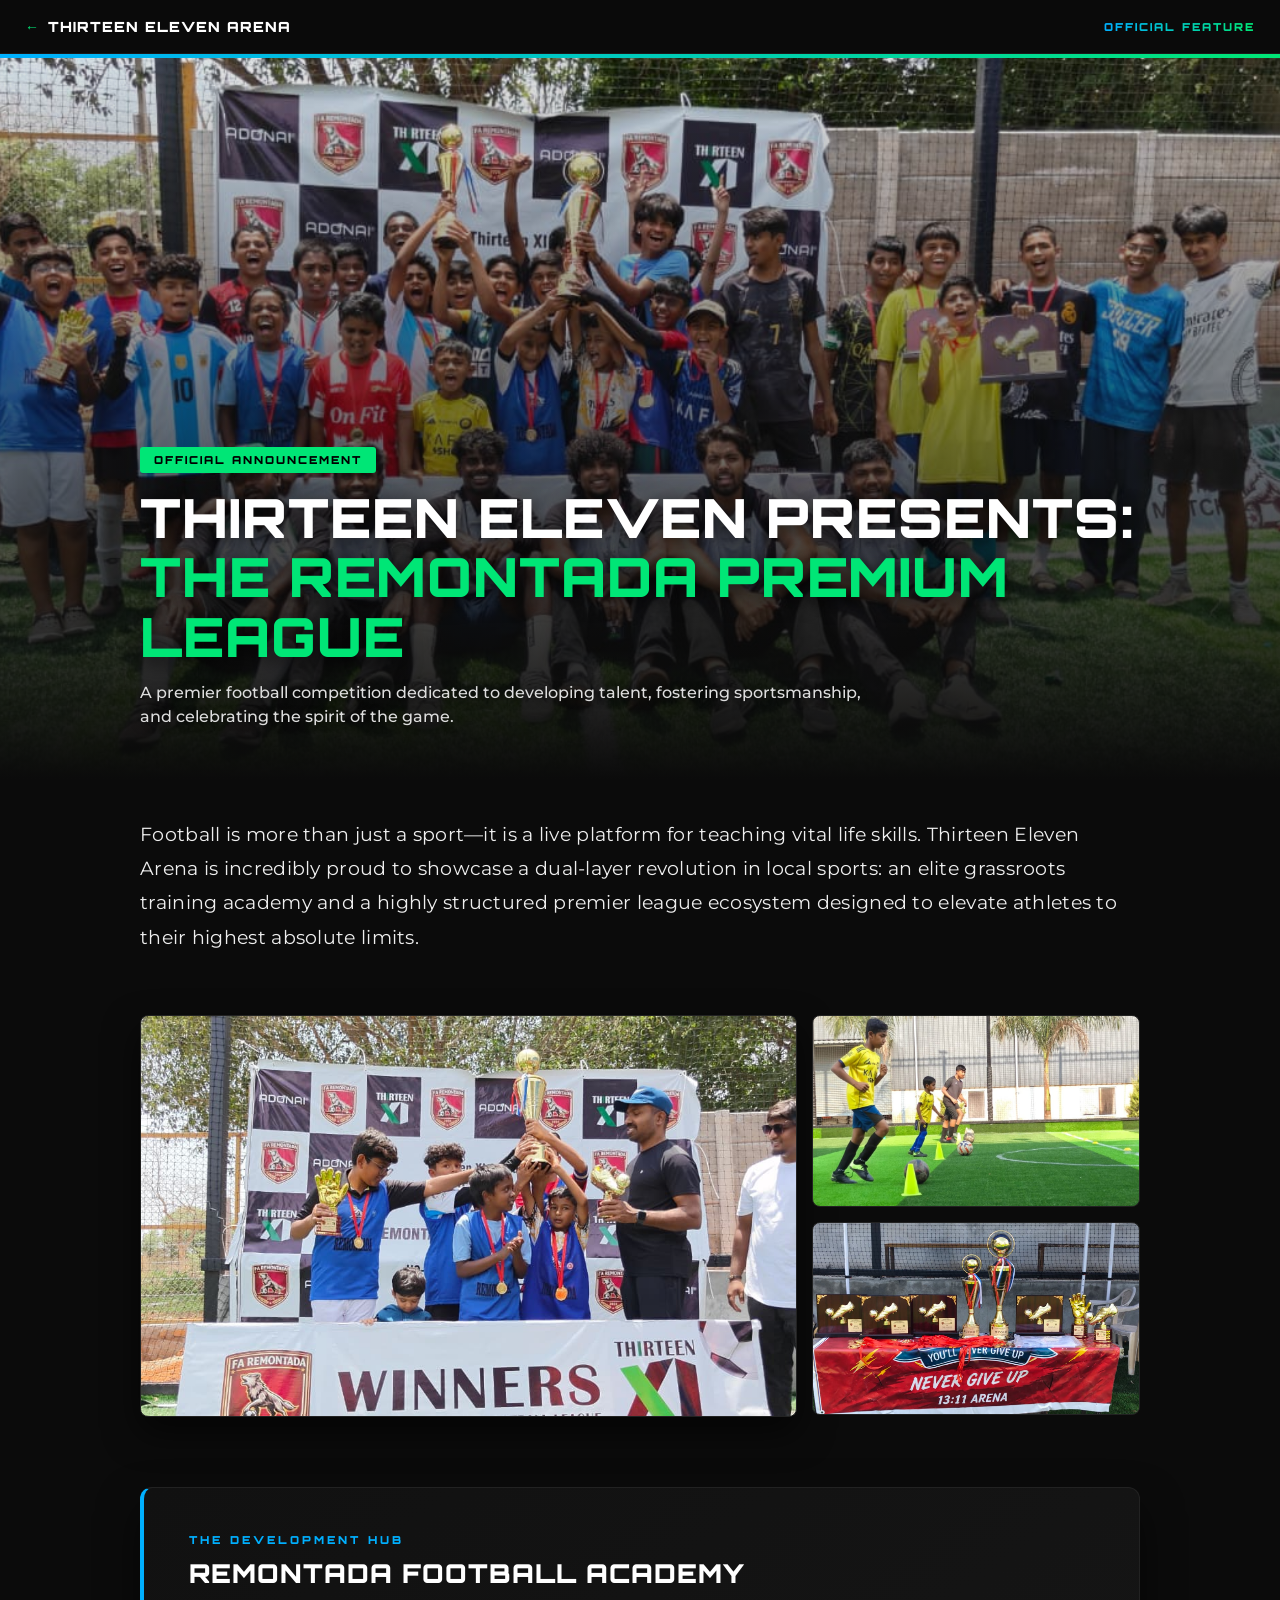
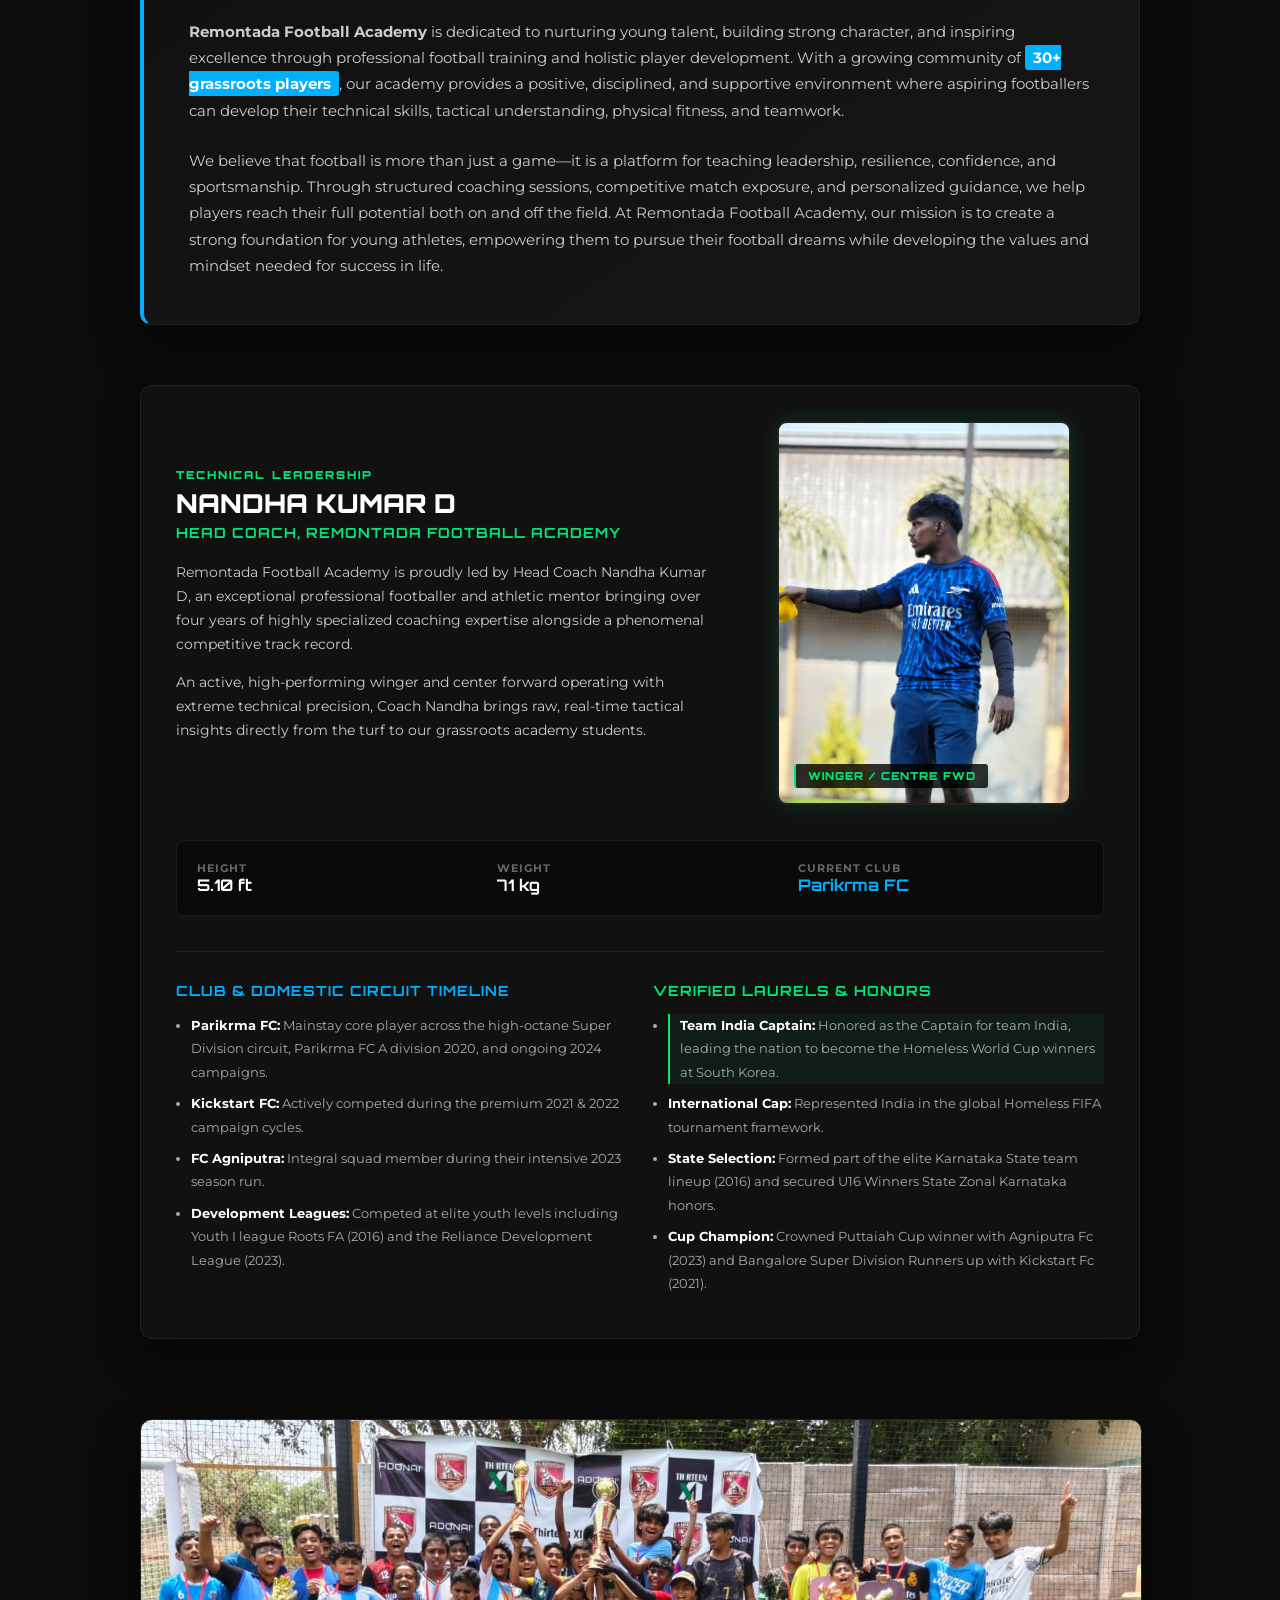
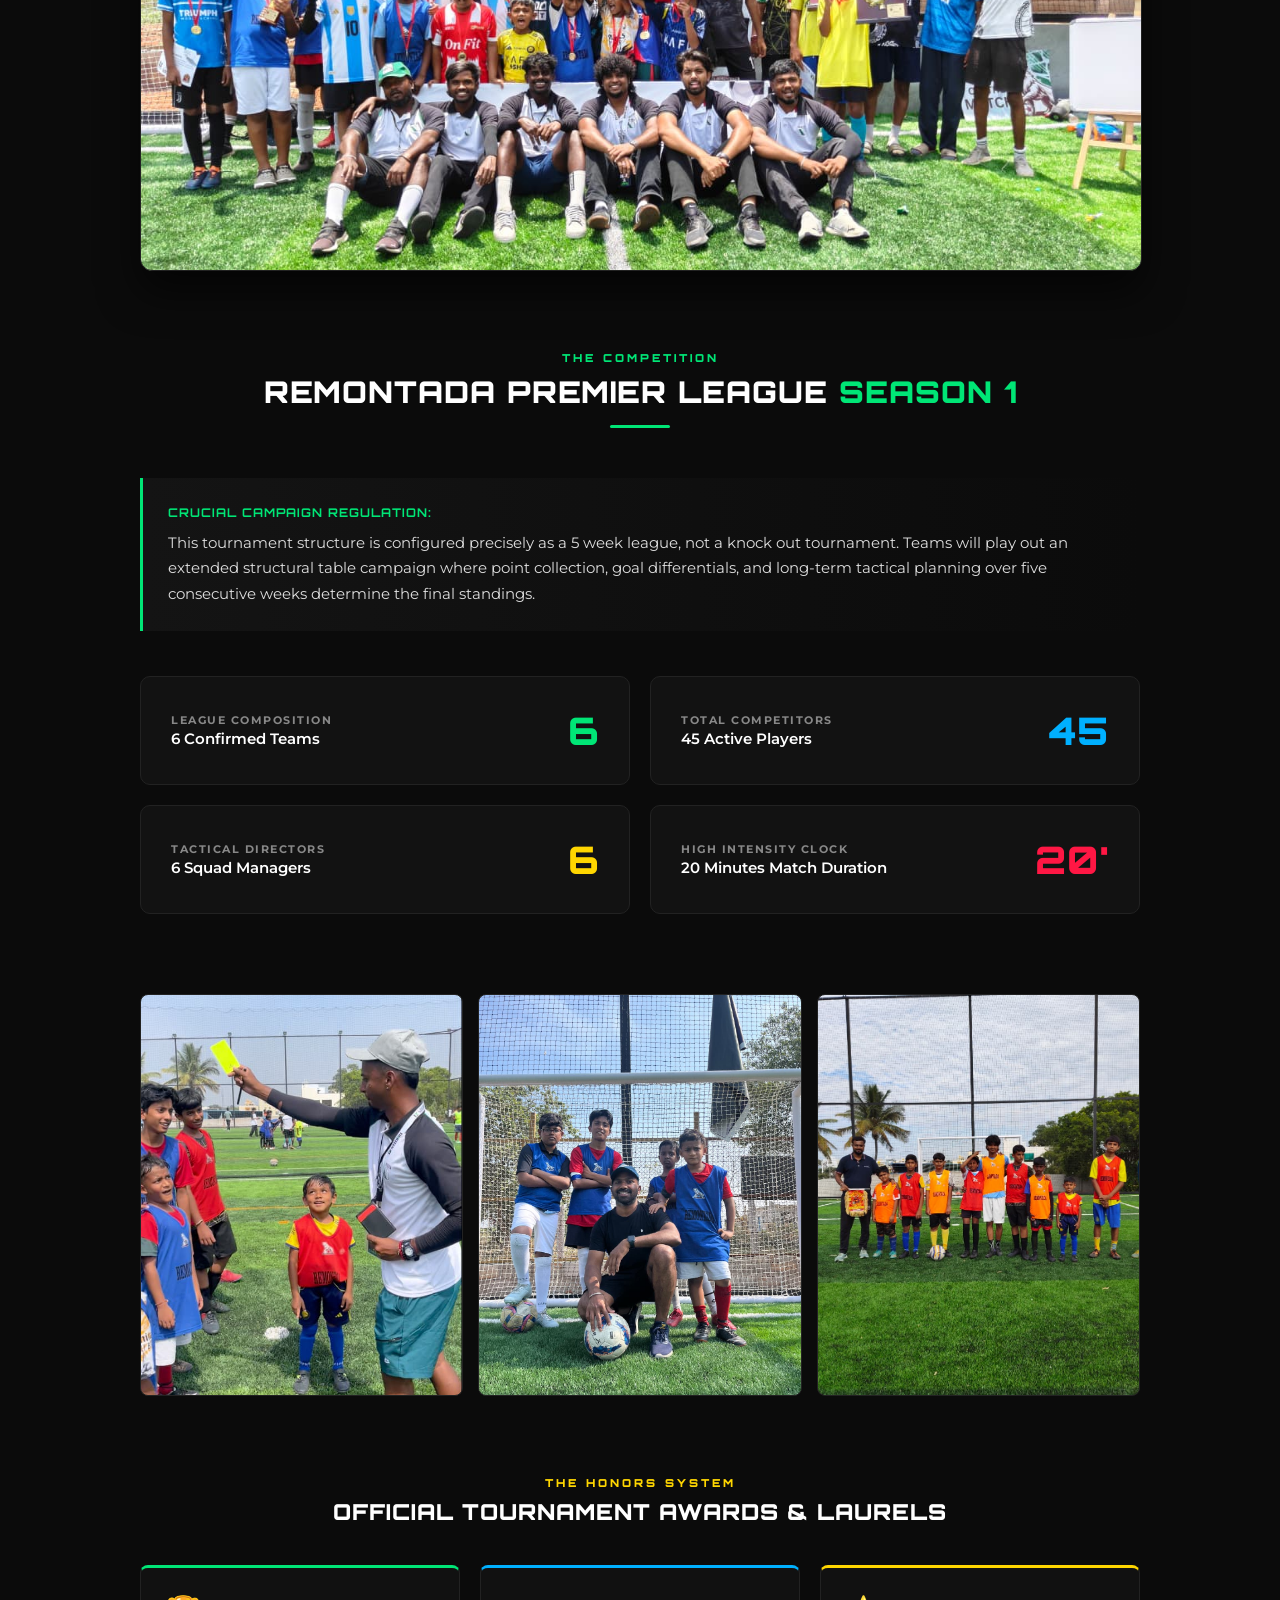
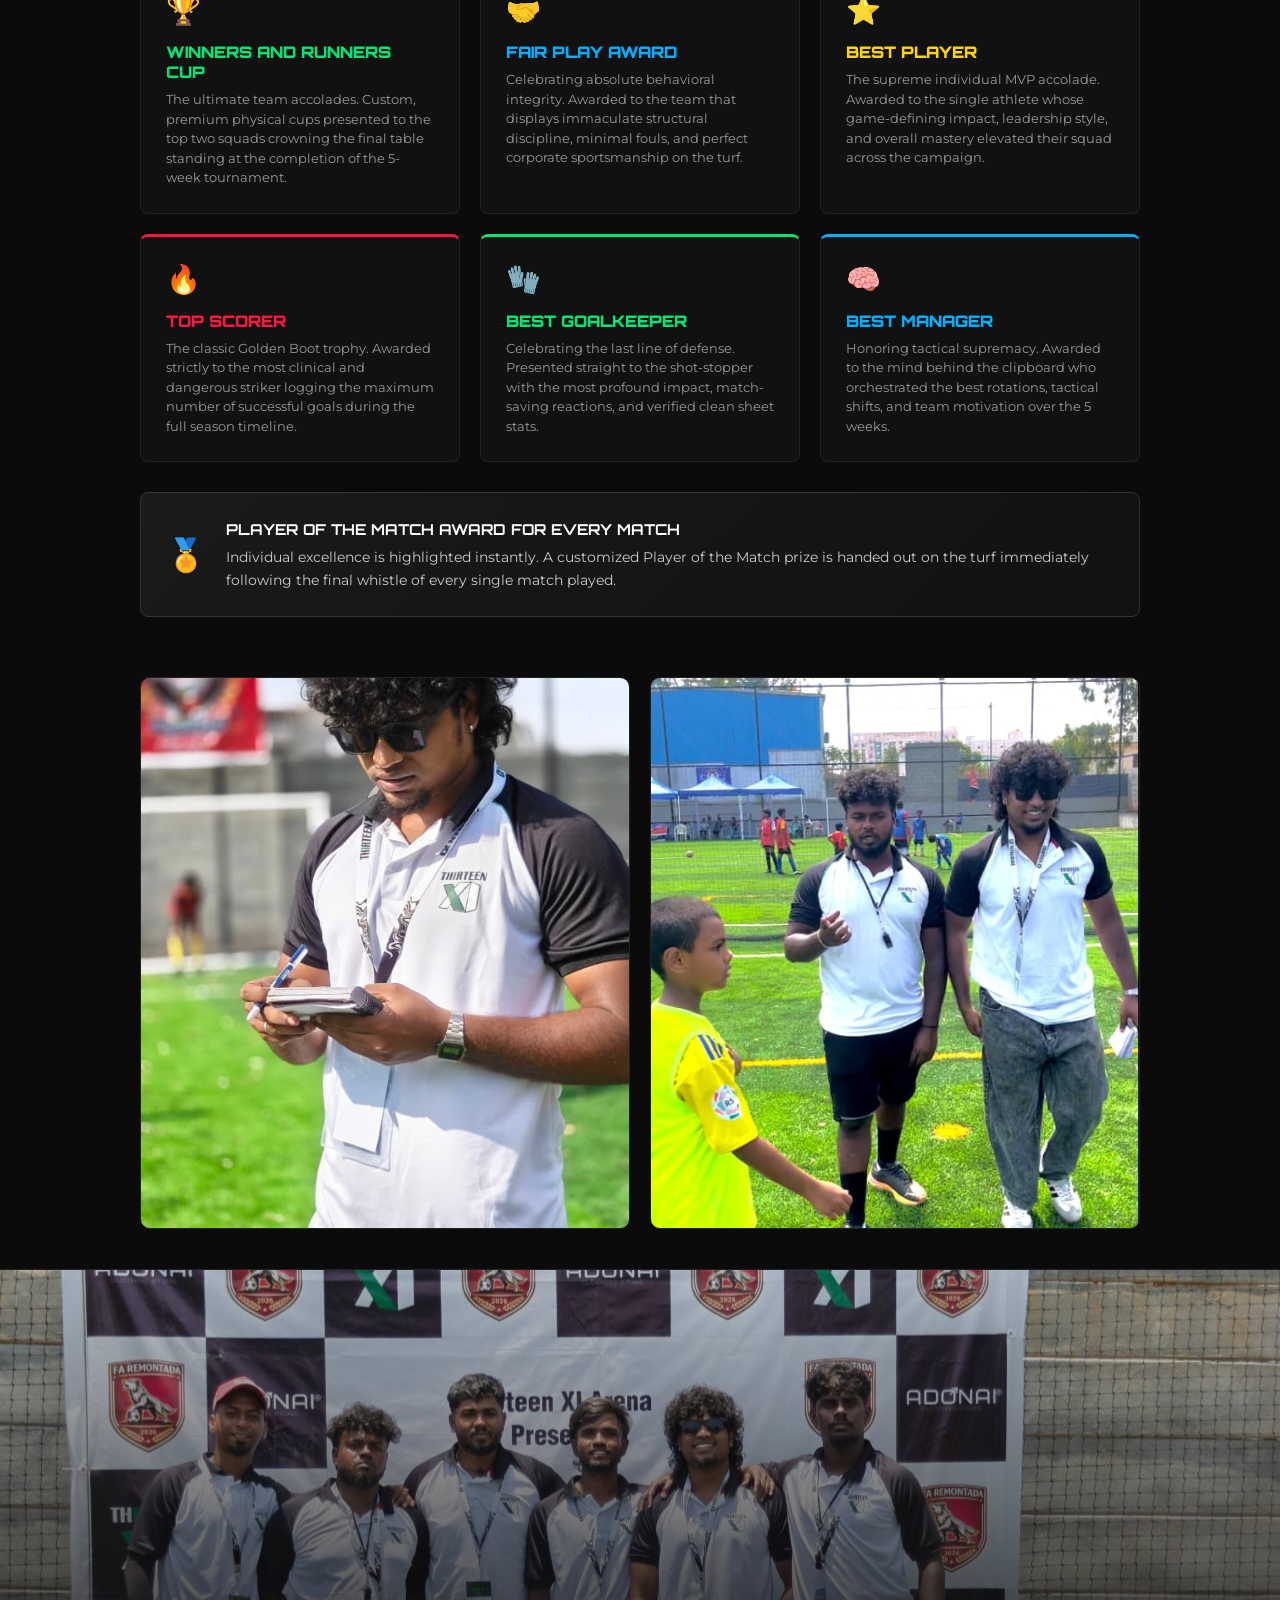
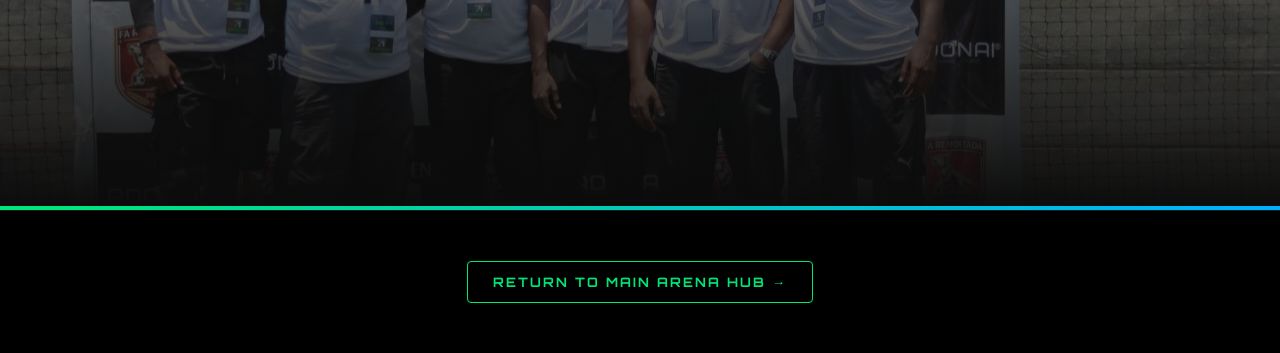
<file: blog.html>
<!DOCTYPE html>
<html lang="en">
<head>
     <style>
        /* Mobile Optimization Rules */
        @media (max-width: 768px) {
            /* Adjust Hero Height */
            div[style*="height: 75vh"] { height: 50vh !important; }
            
            /* Stack Grid Sections */
            section > div[style*="grid-template-columns"], 
            div[style*="grid-template-columns: repeat(3, 1fr)"],
            div[style*="grid-template-columns: 1fr 1fr"] { 
                grid-template-columns: 1fr !important; 
            }

            /* Adjust Heights for Mobile Blocks */
            div[style*="height: 400px"] { height: 250px !important; }
            div[style*="height: 450px"] { height: 300px !important; }
            div[style*="height: 550px"] { height: 300px !important; }
            div[style*="height: 380px"] { height: 300px !important; }

            /* Reduce Padding/Margins for mobile readability */
            main { padding: 20px 15px !important; }
            section[style*="padding: 45px"] { padding: 20px !important; }
            h1 { font-size: 28px !important; }
        }
    </style>
    <meta charset="UTF-8">
    <meta name="viewport" content="width=device-width, initial-scale=1.0">
    <title>Remontada Premium League & Academy | Thirteen Eleven Arena</title>
    <!-- Premium Google Fonts -->
    <link href="https://fonts.googleapis.com/css2?family=Montserrat:wght@400;500;600;700;900&family=Orbitron:wght@700;900&display=swap" rel="stylesheet">
</head>
<body style="margin: 0; padding: 0; background-color: #0B0B0B; color: #FFFFFF; font-family: 'Montserrat', sans-serif; overflow-x: hidden;">

    <!-- UNIQUE STICKY NAVIGATION BAR -->
    <header style="position: sticky; top: 0; z-index: 1000; background: rgba(11, 11, 11, 0.95); backdrop-filter: blur(10px); padding: 18px 25px; border-bottom: 1px solid #1A1A1A; display: flex; justify-content: space-between; align-items: center;">
        <a href="index.html" style="color: #FFFFFF; text-decoration: none; font-family: 'Orbitron', sans-serif; font-size: 14px; font-weight: 900; letter-spacing: 1px; display: flex; align-items: center; gap: 8px;">
            <span style="color: #00E676;">←</span> THIRTEEN ELEVEN ARENA
        </a>
        <span style="background: linear-gradient(90deg, #00B0FF, #00E676); -webkit-background-clip: text; -webkit-text-fill-color: transparent; font-family: 'Orbitron', sans-serif; font-size: 11px; font-weight: 900; letter-spacing: 2px; text-transform: uppercase;">Official Feature</span>
    </header>

    <!-- PICTURE 1: MASSIVE HERO MAGAZINE BANNER -->
    <div style="position: relative; width: 100%; height: 75vh; background: linear-gradient(rgba(11,11,11,0.1), #0B0B0B), url('blog-pic1.jpg') center/cover no-repeat; display: flex; align-items: flex-end; padding-bottom: 50px;">
        <div style="position: absolute; top: 0; left: 0; width: 100%; height: 4px; background: linear-gradient(90deg, #00B0FF, #00E676);"></div>

        <div style="max-width: 1000px; margin: 0 auto; padding: 0 25px; width: 100%;">
            <span style="background: #00E676; color: #000000; font-family: 'Orbitron', sans-serif; font-size: 11px; font-weight: 900; padding: 6px 14px; letter-spacing: 2px; text-transform: uppercase; border-radius: 3px; display: inline-block; margin-bottom: 15px;">Official Announcement</span>
            <h1 style="font-family: 'Orbitron', sans-serif; font-size: clamp(30px, 6vw, 54px); font-weight: 900; text-transform: uppercase; letter-spacing: 1px; margin: 0 0 15px 0; line-height: 1.1; text-shadow: 0 4px 20px rgba(0,0,0,0.9);">
                Thirteen Eleven Presents:<br><span style="color: #00E676;">The Remontada Premium League</span>
            </h1>
            <p style="color: #DDDDDD; font-size: 16px; max-width: 750px; margin: 0; font-weight: 500; line-height: 1.5; text-shadow: 0 2px 10px rgba(0,0,0,0.6);">
                A premier football competition dedicated to developing talent, fostering sportsmanship, and celebrating the spirit of the game.
            </p>
        </div>
    </div>

    <!-- MAIN MAGAZINE LAYOUT CONTAINER -->
    <main style="max-width: 1000px; margin: 0 auto; padding: 20px 25px 0px 25px;">

        <!-- CHAPTER I: INTRO MANIFESTO -->
        <section style="margin-bottom: 60px;">
            <p style="font-size: 19px; line-height: 1.8; color: #EEEEEE; font-weight: 400; margin-bottom: 40px; letter-spacing: 0.3px;">
                Football is more than just a sport—it is a live platform for teaching vital life skills. Thirteen Eleven Arena is incredibly proud to showcase a dual-layer revolution in local sports: an elite grassroots training academy and a highly structured premier league ecosystem designed to elevate athletes to their highest absolute limits.
            </p>
        </section>

        <!-- PICTURES 2, 3, 4: THE ASYMMETRICAL MOVEMENT COLLAGE -->
        <section style="margin-bottom: 70px;">
            <div style="display: grid; grid-template-columns: 2fr 1fr; gap: 15px;">
                <div style="height: 400px; background: #141414 url('blog-pic2.jpg') center/cover no-repeat; border-radius: 8px; border: 1px solid #222; box-shadow: 0 15px 35px rgba(0,0,0,0.6);"></div>
                <div style="display: flex; flex-direction: column; gap: 15px; height: 400px;">
                    <div style="flex: 1; background: #141414 url('blog-pic3.jpg') center/cover no-repeat; border-radius: 8px; border: 1px solid #222;"></div>
                    <div style="flex: 1; background: #141414 url('blog-pic4.jpg') center/cover no-repeat; border-radius: 8px; border: 1px solid #222;"></div>
                </div>
            </div>
        </section>

        <!-- CHAPTER II: DEEP DIVE INTO REMONTADA FOOTBALL ACADEMY -->
        <section style="margin-bottom: 60px; background: linear-gradient(145deg, #111111, #161616); border: 1px solid #222; border-left: 4px solid #00B0FF; padding: 45px; border-radius: 12px; box-shadow: 0 20px 40px rgba(0,0,0,0.5);">
            <span style="color: #00B0FF; font-family: 'Orbitron', sans-serif; font-size: 11px; font-weight: 900; letter-spacing: 3px; text-transform: uppercase; display: block; margin-bottom: 10px;">The Development Hub</span>
            <h2 style="font-family: 'Orbitron', sans-serif; font-size: 26px; text-transform: uppercase; letter-spacing: 1px; color: #FFFFFF; margin-top: 0; margin-bottom: 30px; font-weight: 900;">
                Remontada Football Academy
            </h2>

            <div style="font-size: 15px; line-height: 1.75; color: #CCCCCC; font-weight: 400;">
                <p style="margin-bottom: 24px;">
                    <strong>Remontada Football Academy</strong> is dedicated to nurturing young talent, building strong character, and inspiring excellence through professional football training and holistic player development. With a growing community of <strong style="color: #FFFFFF; background: #00B0FF; padding: 3px 8px; border-radius: 3px;">30+ grassroots players</strong>, our academy provides a positive, disciplined, and supportive environment where aspiring footballers can develop their technical skills, tactical understanding, physical fitness, and teamwork.
                </p>
                <p style="margin-bottom: 0;">
                    We believe that football is more than just a game—it is a platform for teaching leadership, resilience, confidence, and sportsmanship. Through structured coaching sessions, competitive match exposure, and personalized guidance, we help players reach their full potential both on and off the field. At Remontada Football Academy, our mission is to create a strong foundation for young athletes, empowering them to pursue their football dreams while developing the values and mindset needed for success in life.
                </p>
            </div>
        </section>

        <!-- MASTER COACH SECTION: PRO-ATHLETE PROFILE SHIFT -->
        <section style="margin-bottom: 80px; background: #111111; border: 1px solid #222; border-radius: 12px; padding: 35px; box-shadow: 0 15px 35px rgba(0,0,0,0.5);">

            <!-- Side-by-Side Flex Split -->
            <div style="display: grid; grid-template-columns: 1.2fr 0.8fr; gap: 30px; align-items: center; margin-bottom: 35px;">
                <!-- Bio Text -->
                <div>
                    <span style="color: #00E676; font-family: 'Orbitron', sans-serif; font-size: 11px; font-weight: 900; letter-spacing: 2px; text-transform: uppercase; display: block; margin-bottom: 5px;">Technical Leadership</span>
                    <h3 style="font-family: 'Orbitron', sans-serif; font-size: 26px; color: #FFFFFF; margin: 0 0 5px 0; text-transform: uppercase; font-weight: 900;">
                        Nandha Kumar D
                    </h3>
                    <span style="font-size: 14px; color: #00E676; display: block; font-family: 'Orbitron', sans-serif; font-weight: 700; text-transform: uppercase; letter-spacing: 1px; margin-bottom: 20px;">
                        Head Coach, Remontada Football Academy
                    </span>

                    <div style="font-size: 14px; line-height: 1.7; color: #CCCCCC;">
                        <p style="margin-bottom: 15px;">
                            Remontada Football Academy is proudly led by Head Coach Nandha Kumar D, an exceptional professional footballer and athletic mentor bringing over four years of highly specialized coaching expertise alongside a phenomenal competitive track record.
                        </p>
                        <p style="margin-bottom: 15px;">
                            An active, high-performing winger and center forward operating with extreme technical precision, Coach Nandha brings raw, real-time tactical insights directly from the turf to our grassroots academy students.
                        </p>
                    </div>
                </div>

                <!-- Picture Layout Fix: Using center top/cover so it fills perfectly without cutting off his head -->
                <div style="text-align: center;">
                    <div style="width: 100%; max-width: 290px; height: 380px; margin: 0 auto; background: #1A1A1A url('coach-nandha.jpg') center top/cover no-repeat; border-radius: 10px; border: 2px solid #222; box-shadow: 0 0 25px rgba(0, 230, 118, 0.15); position: relative;">
                        <div style="position: absolute; bottom: 15px; left: 15px; background: rgba(0,0,0,0.8); padding: 5px 12px; border-radius: 3px; font-family: 'Orbitron', sans-serif; font-size: 11px; font-weight: 900; color: #00E676; letter-spacing: 1px; border-left: 2px solid #00E676;">WINGER / CENTRE FWD</div>
                    </div>
                </div>
            </div>

            <!-- ATHLETE BIO MATRIX GRID -->
            <div style="display: grid; grid-template-columns: repeat(3, 1fr); gap: 15px; background: #0A0A0A; padding: 20px; border-radius: 8px; border: 1px solid #1A1A1A; margin-bottom: 35px;">
                <div>
                    <span style="display: block; font-size: 11px; color: #666; text-transform: uppercase; font-weight: 700; letter-spacing: 1px;">Height</span>
                    <span style="font-family: 'Orbitron', sans-serif; font-size: 16px; color: #FFF; font-weight: 700;">5.10 ft</span>
                </div>
                <div>
                    <span style="display: block; font-size: 11px; color: #666; text-transform: uppercase; font-weight: 700; letter-spacing: 1px;">Weight</span>
                    <span style="font-family: 'Orbitron', sans-serif; font-size: 16px; color: #FFF; font-weight: 700;">71 kg</span>
                </div>
                <div>
                    <span style="display: block; font-size: 11px; color: #666; text-transform: uppercase; font-weight: 700; letter-spacing: 1px;">Current Club</span>
                    <span style="font-family: 'Orbitron', sans-serif; font-size: 16px; color: #00B0FF; font-weight: 700;">Parikrma FC</span>
                </div>
            </div>

            <!-- TWO COLUMN ELITE HIGHLIGHTS TRACK -->
            <div style="display: grid; grid-template-columns: 1fr 1fr; gap: 25px; border-top: 1px solid #222; padding-top: 30px;">

                <!-- Domestic & Franchise Career Timeline -->
                <div>
                    <h4 style="font-family: 'Orbitron', sans-serif; font-size: 14px; color: #00B0FF; text-transform: uppercase; margin: 0 0 15px 0; letter-spacing: 1px;">Club & Domestic Circuit Timeline</h4>
                    <ul style="margin: 0; padding-left: 15px; color: #AAA; font-size: 13px; line-height: 1.8;">
                        <li style="margin-bottom: 8px;"><strong style="color: #FFF;">Parikrma FC:</strong> Mainstay core player across the high-octane Super Division circuit, Parikrma FC A division 2020, and ongoing 2024 campaigns.</li>
                        <li style="margin-bottom: 8px;"><strong style="color: #FFF;">Kickstart FC:</strong> Actively competed during the premium 2021 & 2022 campaign cycles.</li>
                        <li style="margin-bottom: 8px;"><strong style="color: #FFF;">FC Agniputra:</strong> Integral squad member during their intensive 2023 season run.</li>
                        <li style="margin-bottom: 8px;"><strong style="color: #FFF;">Development Leagues:</strong> Competed at elite youth levels including Youth I league Roots FA (2016) and the Reliance Development League (2023).</li>
                    </ul>
                </div>

                <!-- Heavy Accolades & International Laurels -->
                <div>
                    <h4 style="font-family: 'Orbitron', sans-serif; font-size: 14px; color: #00E676; text-transform: uppercase; margin: 0 0 15px 0; letter-spacing: 1px;">Verified Laurels & Honors</h4>
                    <ul style="margin: 0; padding-left: 15px; color: #AAA; font-size: 13px; line-height: 1.8;">
                        <li style="margin-bottom: 8px; background: rgba(0,230,118,0.05); border-left: 2px solid #00E676; padding-left: 10px;"><strong style="color: #FFF;">Team India Captain:</strong> Honored as the Captain for team India, leading the nation to become the Homeless World Cup winners at South Korea.</li>
                        <li style="margin-bottom: 8px;"><strong style="color: #FFF;">International Cap:</strong> Represented India in the global Homeless FIFA tournament framework.</li>
                        <li style="margin-bottom: 8px;"><strong style="color: #FFF;">State Selection:</strong> Formed part of the elite Karnataka State team lineup (2016) and secured U16 Winners State Zonal Karnataka honors.</li>
                        <li style="margin-bottom: 8px;"><strong style="color: #FFF;">Cup Champion:</strong> Crowned Puttaiah Cup winner with Agniputra Fc (2023) and Bangalore Super Division Runners up with Kickstart Fc (2021).</li>
                    </ul>
                </div>

            </div>

        </section>

        <!-- PICTURE 5: MID-SECTION CENTERSTAGE DISPLAY BANNER -->
        <section style="margin-bottom: 80px;">
            <div style="width: 100%; height: 450px; background: #141414 url('blog-pic1.jpg') center/cover no-repeat; border-radius: 12px; border: 1px solid #222; box-shadow: 0 20px 40px rgba(0,0,0,0.6);"></div>
        </section>

        <!-- CHAPTER III: THE LEAGUE DEEP-DIVE BLUEPRINT -->
        <section style="margin-bottom: 80px;">
            <div style="text-align: center; margin-bottom: 50px;">
                <span style="color: #00E676; font-family: 'Orbitron', sans-serif; font-size: 11px; font-weight: 900; letter-spacing: 3px; text-transform: uppercase; display: block; margin-bottom: 8px;">The Competition</span>
                <h2 style="font-family: 'Orbitron', sans-serif; font-size: 30px; text-transform: uppercase; font-weight: 900; margin: 0; letter-spacing: 1px;">
                    Remontada Premier League <span style="color: #00E676;">Season 1</span>
                </h2>
                <div style="width: 60px; height: 3px; background: #00E676; margin: 15px auto 0 auto; border-radius: 2px;"></div>
            </div>

            <!-- EXPLICIT RULES & STRUCTURAL TIMELINE STATEMENT -->
            <div style="background: linear-gradient(90deg, rgba(26,26,26,0.6), transparent); border-left: 3px solid #00E676; padding: 25px; border-radius: 0 8px 8px 0; margin-bottom: 45px; font-size: 15px; line-height: 1.7; color: #DDD;">
                <strong style="font-family: 'Orbitron', sans-serif; font-size: 12px; color: #00E676; display: block; margin-bottom: 6px; text-transform: uppercase; letter-spacing: 1px;">CRUCIAL CAMPAIGN REGULATION:</strong>
                This tournament structure is configured precisely as a 5 week league, not a knock out tournament. Teams will play out an extended structural table campaign where point collection, goal differentials, and long-term tactical planning over five consecutive weeks determine the final standings.
            </div>

            <!-- GAMIFIED CORE LEAGUE NUMERICAL MATRIX GRID -->
            <div style="display: grid; grid-template-columns: repeat(2, 1fr); gap: 20px; margin-bottom: 50px;">
                <div style="background: #121212; border: 1px solid #222; padding: 30px; border-radius: 10px; display: flex; align-items: center; justify-content: space-between;">
                    <div>
                        <div style="font-size: 11px; text-transform: uppercase; color: #888; letter-spacing: 1.5px; font-weight: 700; margin-bottom: 2px;">League Composition</div>
                        <div style="font-size: 15px; font-weight: 600; color: #FFF;">6 Confirmed Teams</div>
                    </div>
                    <div style="font-family: 'Orbitron', sans-serif; font-size: 38px; font-weight: 900; color: #00E676;">6</div>
                </div>
                <div style="background: #121212; border: 1px solid #222; padding: 30px; border-radius: 10px; display: flex; align-items: center; justify-content: space-between;">
                    <div>
                        <div style="font-size: 11px; text-transform: uppercase; color: #888; letter-spacing: 1.5px; font-weight: 700; margin-bottom: 2px;">Total Competitors</div>
                        <div style="font-size: 15px; font-weight: 600; color: #FFF;">45 Active Players</div>
                    </div>
                    <div style="font-family: 'Orbitron', sans-serif; font-size: 38px; font-weight: 900; color: #00B0FF;">45</div>
                </div>
                <div style="background: #121212; border: 1px solid #222; padding: 30px; border-radius: 10px; display: flex; align-items: center; justify-content: space-between;">
                    <div>
                        <div style="font-size: 11px; text-transform: uppercase; color: #888; letter-spacing: 1.5px; font-weight: 700; margin-bottom: 2px;">Tactical Directors</div>
                        <div style="font-size: 15px; font-weight: 600; color: #FFF;">6 Squad Managers</div>
                    </div>
                    <div style="font-family: 'Orbitron', sans-serif; font-size: 38px; font-weight: 900; color: #FFD600;">6</div>
                </div>
                <div style="background: #121212; border: 1px solid #222; padding: 30px; border-radius: 10px; display: flex; align-items: center; justify-content: space-between;">
                    <div>
                        <div style="font-size: 11px; text-transform: uppercase; color: #888; letter-spacing: 1.5px; font-weight: 700; margin-bottom: 2px;">High Intensity Clock</div>
                        <div style="font-size: 15px; font-weight: 600; color: #FFF;">20 Minutes Match Duration</div>
                    </div>
                    <div style="font-family: 'Orbitron', sans-serif; font-size: 38px; font-weight: 900; color: #FF1744;">20'</div>
                </div>
            </div>
        </section>

        <!-- PICTURES 6, 7, 8: UPBRIGHT VERTICAL GRID -->
        <section style="display: grid; grid-template-columns: repeat(3, 1fr); gap: 15px; margin-bottom: 80px;">
            <div style="height: 400px; background: #141414 url('blog-pic6.jpg') center/cover no-repeat; border-radius: 8px; border: 1px solid #222;"></div>
            <div style="height: 400px; background: #141414 url('blog-pic7.jpg') center/cover no-repeat; border-radius: 8px; border: 1px solid #222;"></div>
            <div style="height: 400px; background: #141414 url('blog-pic8.jpg') center/cover no-repeat; border-radius: 8px; border: 1px solid #222;"></div>
        </section>

        <!-- CHAPTER IV: THE OFFICIAL PRIZE POOL MATRIX -->
        <section style="margin-bottom: 60px;">
            <div style="text-align: center; margin-bottom: 40px;">
                <span style="color: #FFD600; font-family: 'Orbitron', sans-serif; font-size: 11px; font-weight: 900; letter-spacing: 3px; text-transform: uppercase; display: block; margin-bottom: 8px;">The Honors System</span>
                <h3 style="font-family: 'Orbitron', sans-serif; font-size: 22px; text-transform: uppercase; letter-spacing: 1px; color: #FFFFFF; font-weight: 900; margin: 0;">
                    Official Tournament Awards & Laurels
                </h3>
            </div>

            <div style="display: grid; grid-template-columns: repeat(auto-fit, minmax(300px, 1fr)); gap: 20px;">
                <div style="background: #111111; border: 1px solid #222; padding: 25px; border-radius: 8px; border-top: 3px solid #00E676;">
                    <div style="font-size: 28px; margin-bottom: 15px;">🏆</div>
                    <h4 style="margin: 0 0 8px 0; font-size: 16px; color: #00E676; font-family: 'Orbitron', sans-serif; text-transform: uppercase; font-weight: 900;">Winners and Runners Cup</h4>
                    <p style="margin: 0; font-size: 13px; color: #999; line-height: 1.5;">The ultimate team accolades. Custom, premium physical cups presented to the top two squads crowning the final table standing at the completion of the 5-week tournament.</p>
                </div>
                <div style="background: #111111; border: 1px solid #222; padding: 25px; border-radius: 8px; border-top: 3px solid #00B0FF;">
                    <div style="font-size: 28px; margin-bottom: 15px;">🤝</div>
                    <h4 style="margin: 0 0 8px 0; font-size: 16px; color: #00B0FF; font-family: 'Orbitron', sans-serif; text-transform: uppercase; font-weight: 900;">Fair Play Award</h4>
                    <p style="margin: 0; font-size: 13px; color: #999; line-height: 1.5;">Celebrating absolute behavioral integrity. Awarded to the team that displays immaculate structural discipline, minimal fouls, and perfect corporate sportsmanship on the turf.</p>
                </div>
                <div style="background: #111111; border: 1px solid #222; padding: 25px; border-radius: 8px; border-top: 3px solid #FFD600;">
                    <div style="font-size: 28px; margin-bottom: 15px;">⭐</div>
                    <h4 style="margin: 0 0 8px 0; font-size: 16px; color: #FFD600; font-family: 'Orbitron', sans-serif; text-transform: uppercase; font-weight: 900;">Best Player</h4>
                    <p style="margin: 0; font-size: 13px; color: #999; line-height: 1.5;">The supreme individual MVP accolade. Awarded to the single athlete whose game-defining impact, leadership style, and overall mastery elevated their squad across the campaign.</p>
                </div>
                <div style="background: #111111; border: 1px solid #222; padding: 25px; border-radius: 8px; border-top: 3px solid #FF1744;">
                    <div style="font-size: 28px; margin-bottom: 15px;">🔥</div>
                    <h4 style="margin: 0 0 8px 0; font-size: 16px; color: #FF1744; font-family: 'Orbitron', sans-serif; text-transform: uppercase; font-weight: 900;">Top Scorer</h4>
                    <p style="margin: 0; font-size: 13px; color: #999; line-height: 1.5;">The classic Golden Boot trophy. Awarded strictly to the most clinical and dangerous striker logging the maximum number of successful goals during the full season timeline.</p>
                </div>
                <div style="background: #111111; border: 1px solid #222; padding: 25px; border-radius: 8px; border-top: 3px solid #00E676;">
                    <div style="font-size: 28px; margin-bottom: 15px;">🧤</div>
                    <h4 style="margin: 0 0 8px 0; font-size: 16px; color: #00E676; font-family: 'Orbitron', sans-serif; text-transform: uppercase; font-weight: 900;">Best Goalkeeper</h4>
                    <p style="margin: 0; font-size: 13px; color: #999; line-height: 1.5;">Celebrating the last line of defense. Presented straight to the shot-stopper with the most profound impact, match-saving reactions, and verified clean sheet stats.</p>
                </div>
                <div style="background: #111111; border: 1px solid #222; padding: 25px; border-radius: 8px; border-top: 3px solid #00B0FF;">
                    <div style="font-size: 28px; margin-bottom: 15px;">🧠</div>
                    <h4 style="margin: 0 0 8px 0; font-size: 16px; color: #00B0FF; font-family: 'Orbitron', sans-serif; text-transform: uppercase; font-weight: 900;">Best Manager</h4>
                    <p style="margin: 0; font-size: 13px; color: #999; line-height: 1.5;">Honoring tactical supremacy. Awarded to the mind behind the clipboard who orchestrated the best rotations, tactical shifts, and team motivation over the 5 weeks.</p>
                </div>
            </div>

            <div style="margin-top: 30px; background: linear-gradient(135deg, #1A1A1A, #111111); border: 1px solid #333; border-radius: 8px; padding: 25px; display: flex; align-items: center; gap: 20px;">
                <div style="font-size: 32px;">🏅</div>
                <div style="font-size: 14px; line-height: 1.6; color: #CCC;">
                    <strong style="color: #FFF; font-family: 'Orbitron', sans-serif; font-size: 15px; text-transform: uppercase; display: block; margin-bottom: 4px;">Player of the match award for every match</strong>
                    Individual excellence is highlighted instantly. A customized Player of the Match prize is handed out on the turf immediately following the final whistle of every single match played.
                </div>
            </div>
        </section>

        <!-- PICTURES 9, 10: TALL VERTICAL TWIN BLOCKS -->
        <section style="display: grid; grid-template-columns: 1fr 1fr; gap: 20px; margin-top: 60px; margin-bottom: 40px;">
            <div style="height: 550px; background: #141414 url('blog-pic9.jpg') center/cover no-repeat; border-radius: 10px; border: 1px solid #222;"></div>
            <div style="height: 550px; background: #141414 url('blog-pic10.jpg') center/cover no-repeat; border-radius: 10px; border: 1px solid #222;"></div>
        </section>

    </main> <!-- Closes the main container so Pic 11 can break out full-width -->
    <!-- PICTURE 11: MASSIVE FULL-WIDTH CLOSING BANNER (LIKE PIC 1) -->
    <section style="width: 100%; height: 60vh; background: linear-gradient(rgba(11,11,11,0.2), #0B0B0B), url('blog-pic11.jpg') center/cover no-repeat; position: relative; border-top: 1px solid #222;">
        <div style="position: absolute; bottom: 0; left: 0; width: 100%; height: 4px; background: linear-gradient(90deg, #00E676, #00B0FF);"></div>
    </section>

    <!-- BACK TO HOME INTERACTION FOOTER TRACK -->
    <footer style="border-top: 1px solid #1A1A1A; background: #000000; padding: 50px 20px; text-align: center;">
        <a href="index.html" style="color: #00E676; text-decoration: none; font-size: 13px; font-weight: 700; font-family: 'Orbitron', sans-serif; letter-spacing: 2px; text-transform: uppercase; border: 1px solid #00E676; padding: 12px 25px; border-radius: 4px; display: inline-block;">
            RETURN TO MAIN ARENA HUB →
        </a>
    </footer>

</body>
</html>
</file>
<file: StyleSheet1.css>
﻿/* --- GLOBAL STYLES --- */
* { box-sizing: border-box !important; }
body { 
    margin: 0; padding: 0; background-color: #050505; font-family: 'Montserrat', sans-serif; color: #FFFFFF; overflow-x: hidden; width: 100%; }

/* --- NAVIGATION HEADER --- */
.premium-header { display: flex; justify-content: space-between; align-items: center; padding: 15px; background-color: #0D0D0D; }
.logo-title-group { display: flex; align-items: center; gap: 10px; }
.logo-frame { width: 60px; height: 60px; border: 2px solid #00E676; border-radius: 10px; overflow: hidden; flex-shrink: 0; }
.logo-frame img { width: 100%; height: 100%; object-fit: cover; }
.arena-main-title { font-family: 'Orbitron', sans-serif; font-size: 18px; font-weight: 900; text-transform: uppercase; margin: 0; }
.arena-address { font-size: 10px; color: #AAAAAA; margin: 0; line-height: 1.2; }

/* --- ACTION BUTTONS (Stacked for Mobile) --- */
.cta-buttons-wrapper { display: flex; flex-direction: column; gap: 10px; padding: 15px; width: 100%; }
.action-btn { width: 100%; padding: 14px; text-align: center; text-decoration: none; border-radius: 8px; font-weight: 700; font-size: 14px; color: #FFF; border: 1px solid rgba(255, 255, 255, 0.1); }
.btn-call { background: #00B0FF; }
.btn-enquire { background: #333; }
.btn-quote { background: #00E676; color: #000; }

/* --- ABOUT & GUIDELINES --- */
.about-section { padding: 20px; background: #0D0D0D; margin-top: 10px; }
.about-layout { display: flex; flex-direction: column; align-items: center; text-align: center; gap: 15px; }
.about-img-frame { width: 100%; max-width: 200px; height: 200px; border: 2px solid #00E676; border-radius: 10px; overflow: hidden; }
.about-img-frame img { width: 100%; height: 100%; object-fit: cover; }
.sports-grid { display: flex; flex-direction: column; gap: 15px; width: 100%; }
.sport-card { background: #121212; border: 1px solid #222222; border-radius: 8px; padding: 15px; }
.rule-list { margin: 0; padding-left: 15px; color: #AAAAAA; font-size: 12px; }

/* --- PRICING & PHOTO --- */
.pricing-table { width: 100%; border-collapse: collapse; margin-top: 15px; font-size: 12px; text-align: center; }
.pricing-table th, .pricing-table td { padding: 10px; border: 1px solid #222222; }
.arena-photo-section { padding: 20px; }
.photo-wrapper img { width: 100%; height: auto; border-radius: 10px; }

/* --- POPUPS & MODALS --- */
.popup-overlay { position: fixed; top: 0; left: 0; width: 100%; height: 100%; background: rgba(0, 0, 0, 0.85); display: none; justify-content: center; align-items: center; z-index: 9999; }
.popup-box { background: #121212; border: 2px solid #00E676; width: 95%; max-width: 500px; padding: 25px; border-radius: 12px; }
/* --- ACTION BAR STYLING --- */
/* --- NEW ACTION BAR STYLING --- */
.action-bar {
    display: flex;
    justify-content: space-between; /* Spreads links evenly */
    align-items: center;
    padding: 15px 10px;
    background-color: #0D0D0D;
    border-bottom: 1px solid #222222;
    width: 100%;
}

.action-link {
    display: flex;
    flex-direction: column; /* Stacks icon on top of text */
    align-items: center;
    gap: 4px;
    color: #00b0ff;
    text-decoration: none;
    font-size: 10px; /* Keeps text compact */
    font-weight: 900;
    text-transform: uppercase;
    cursor: pointer;
    font-family: 'orbitron',sans-sarif;
}

.action-link .icon {
    font-size: 16px; /* Makes the icon stand out */
}

/* Optional: Add colors to differentiate them */
.action-link:nth-child(1) .icon { color: #00E676; }
.action-link:nth-child(2) .icon { color: #00B0FF; }
.action-link:nth-child(3) .icon { color: #FFFFFF; }
/* --- SPORTS, ENERGY, LIFESTYLE (Centered & Green) --- */
.sports-energy-lifestyle {
    display: flex;
    justify-content: center;
    gap: 15px;
    color: #00E676; /* The green color */
    font-family: 'Orbitron', sans-serif;
    font-weight: 800;
    font-size: 16px;
    letter-spacing: 2px;
    margin: 20px 0;
    text-transform: uppercase;
}

/* --- BOOKING BUTTONS (Perfectly Centered) --- */
.booking-container {
    display: flex;
    justify-content: center; /* This centers them in the middle */
    align-items: center;
    gap: 15px; /* Adds space between buttons */
    padding: 10px;
    margin: 20px auto;
    width: 100%;
    max-width: 500px; /* Keeps them from getting too wide on laptop */
}

/* Ensure buttons themselves look like the design */
.main-booking-btn {
    flex:  1; /* Allows them to shrink/grow properly */
    padding: 14px 20px;
    font-family: 'Orbitron', sans-serif;
    font-weight: 900;
    text-transform: uppercase;
    border-radius: 8px;
    cursor: pointer;
    transition: all 0.3s ease;
    text-align: center;
}
/* BOOK SLOTS: Solid Green */
.btn-slots {
    background-color: #00E676;
    color: #000000;
    border: 2px solid #00E676;
}

/* BULK BOOKINGS: Black inside, White outline */
.btn-bulk {
    background-color: #000000;
    color: #FFFFFF;
    border: 2px solid #FFFFFF;
}

/* Hover Effects for a premium feel */
.btn-slots:hover {
    background-color: #00c261;
    border-color: #00c261;
}

.btn-bulk:hover {
    background-color: #FFFFFF;
    color: #000000;
}
.form-input {
    width: 100%;
    padding: 10px;
    margin-top: 5px;
    margin-bottom: 15px;
    background: #222; /* Or whatever dark color you use */
    color: white;
    border: 1px solid #444;
    border-radius: 4px;
    box-sizing: border-box; /* This is the secret to keeping it inside the box */
}

/* --- DESKTOP VIEW (Width > 600px) --- */
@media (min-width: 601px) {
    .premium-header { padding: 20px 40px; }
    .cta-buttons-wrapper { flex-direction: row; max-width: 600px; margin: 0 auto; }
    .about-layout { flex-direction: row; text-align: left; align-items: flex-start; }
    .sports-grid { flex-direction: row; }
}
</file>
